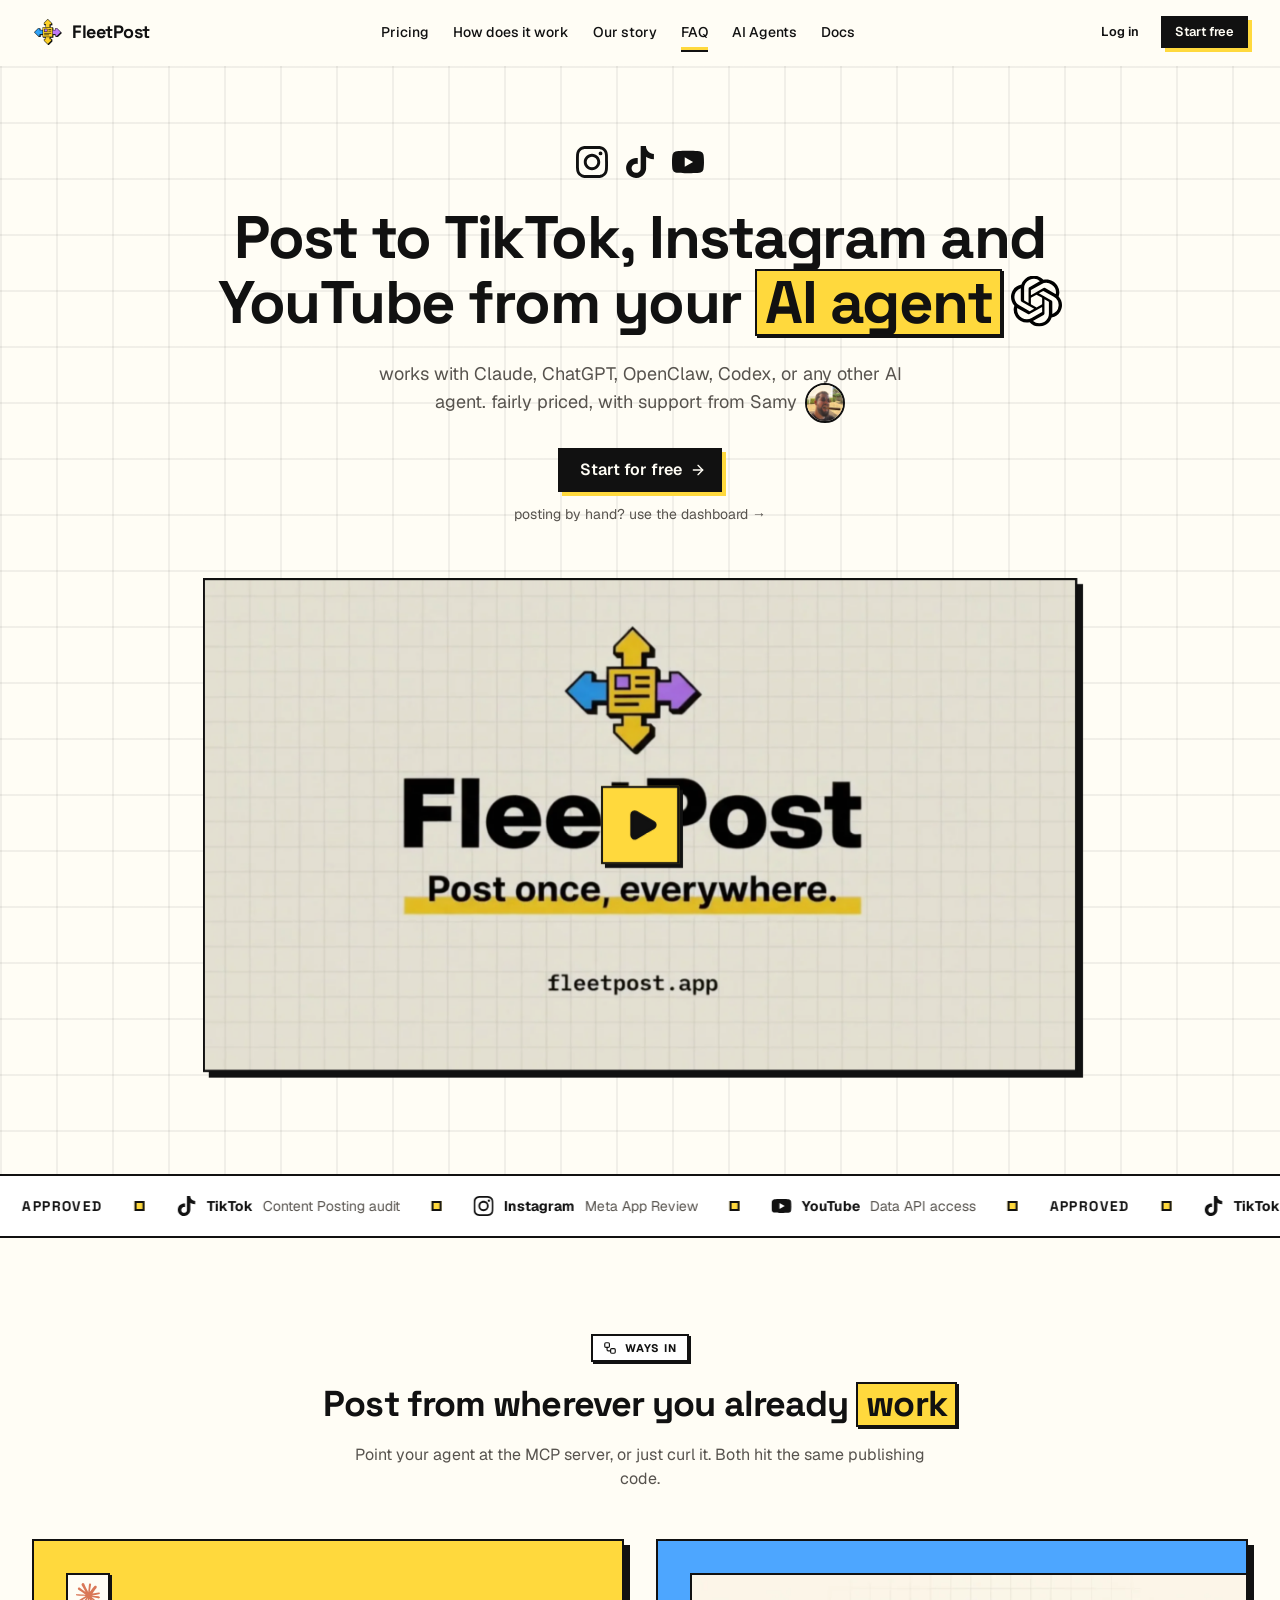
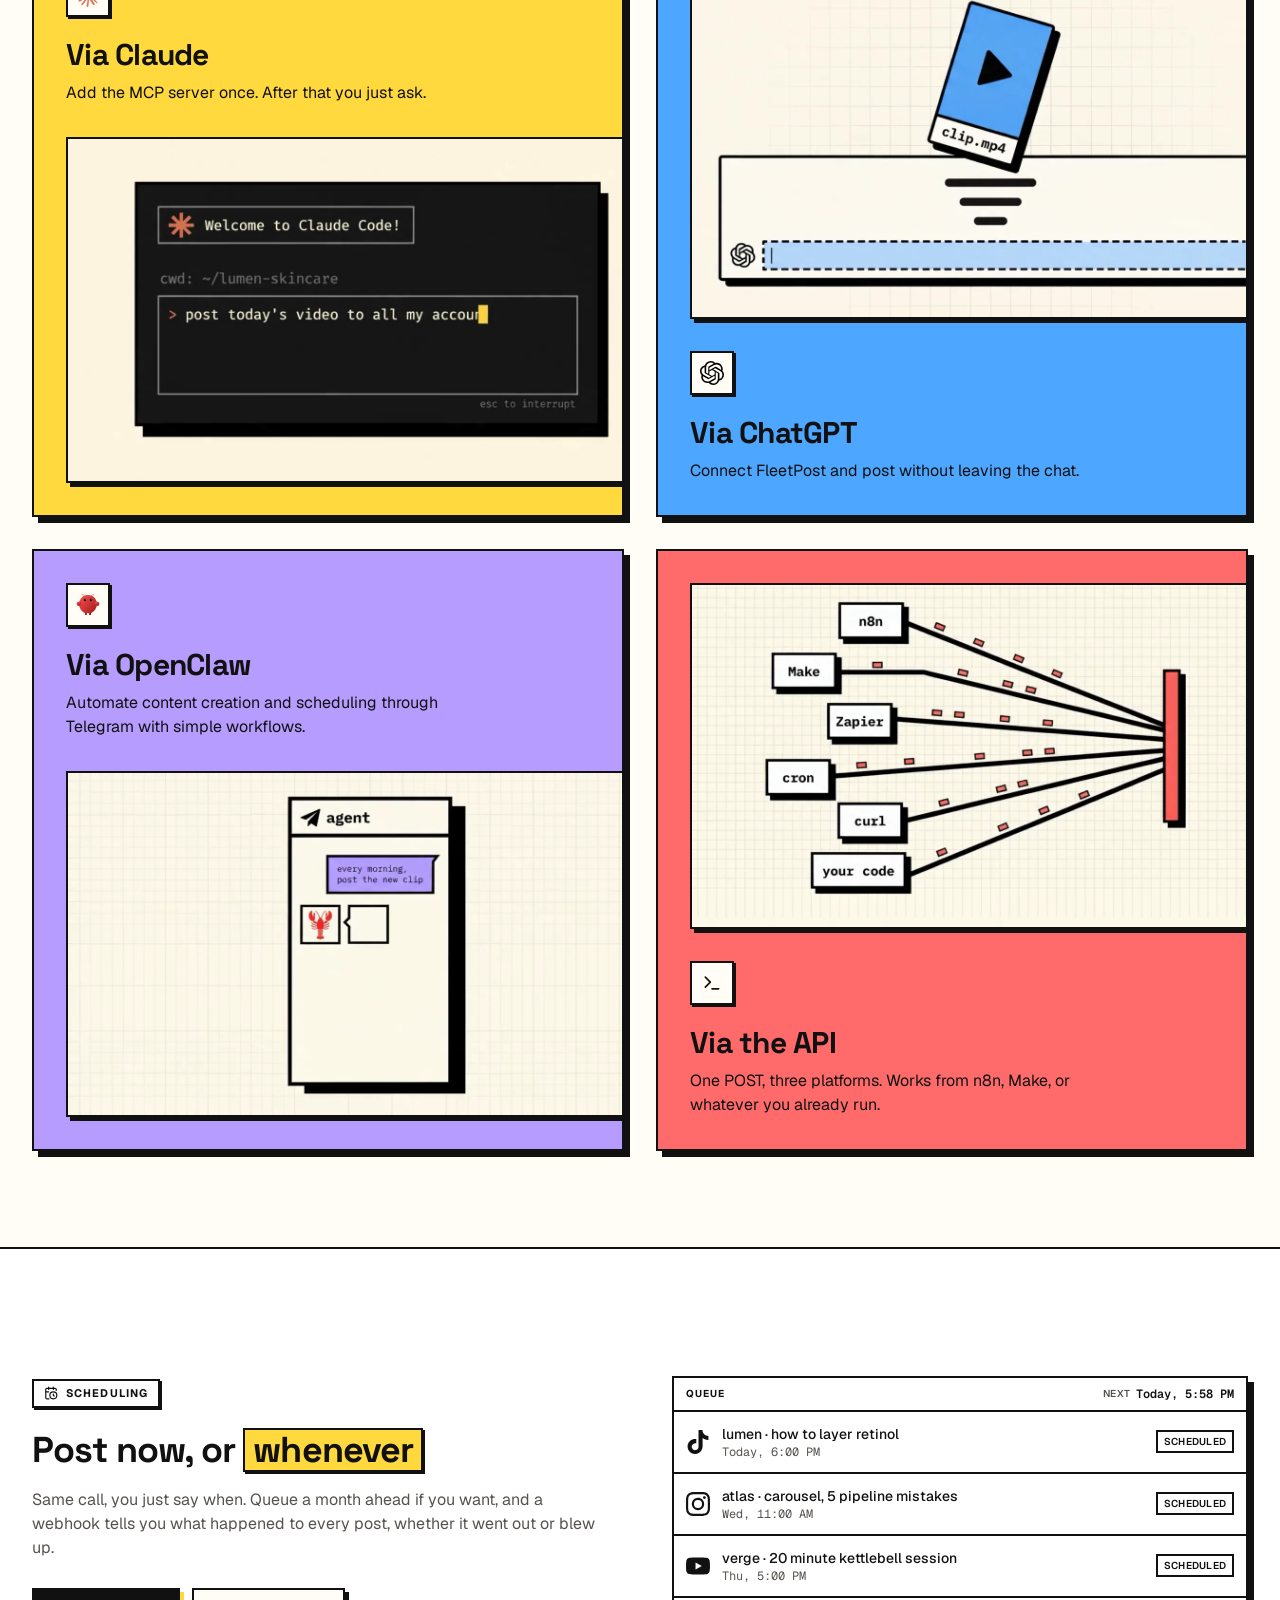
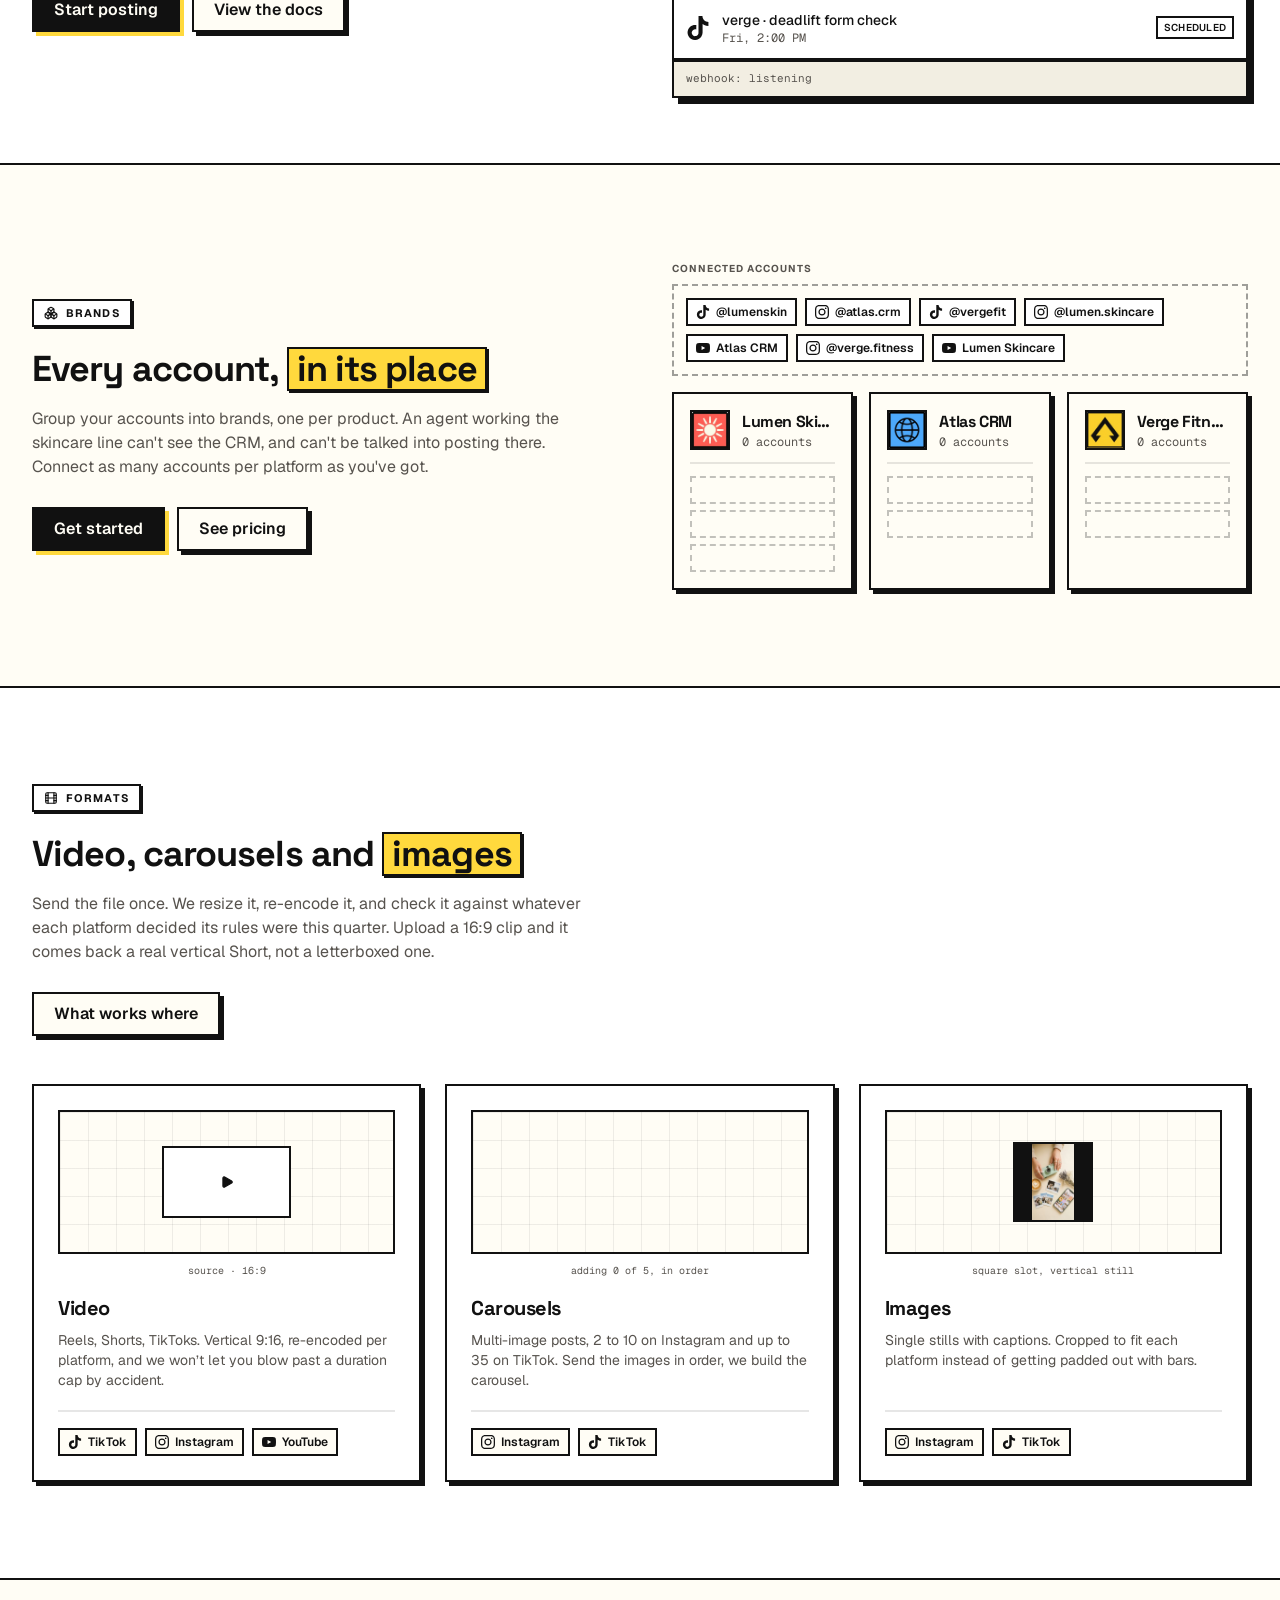
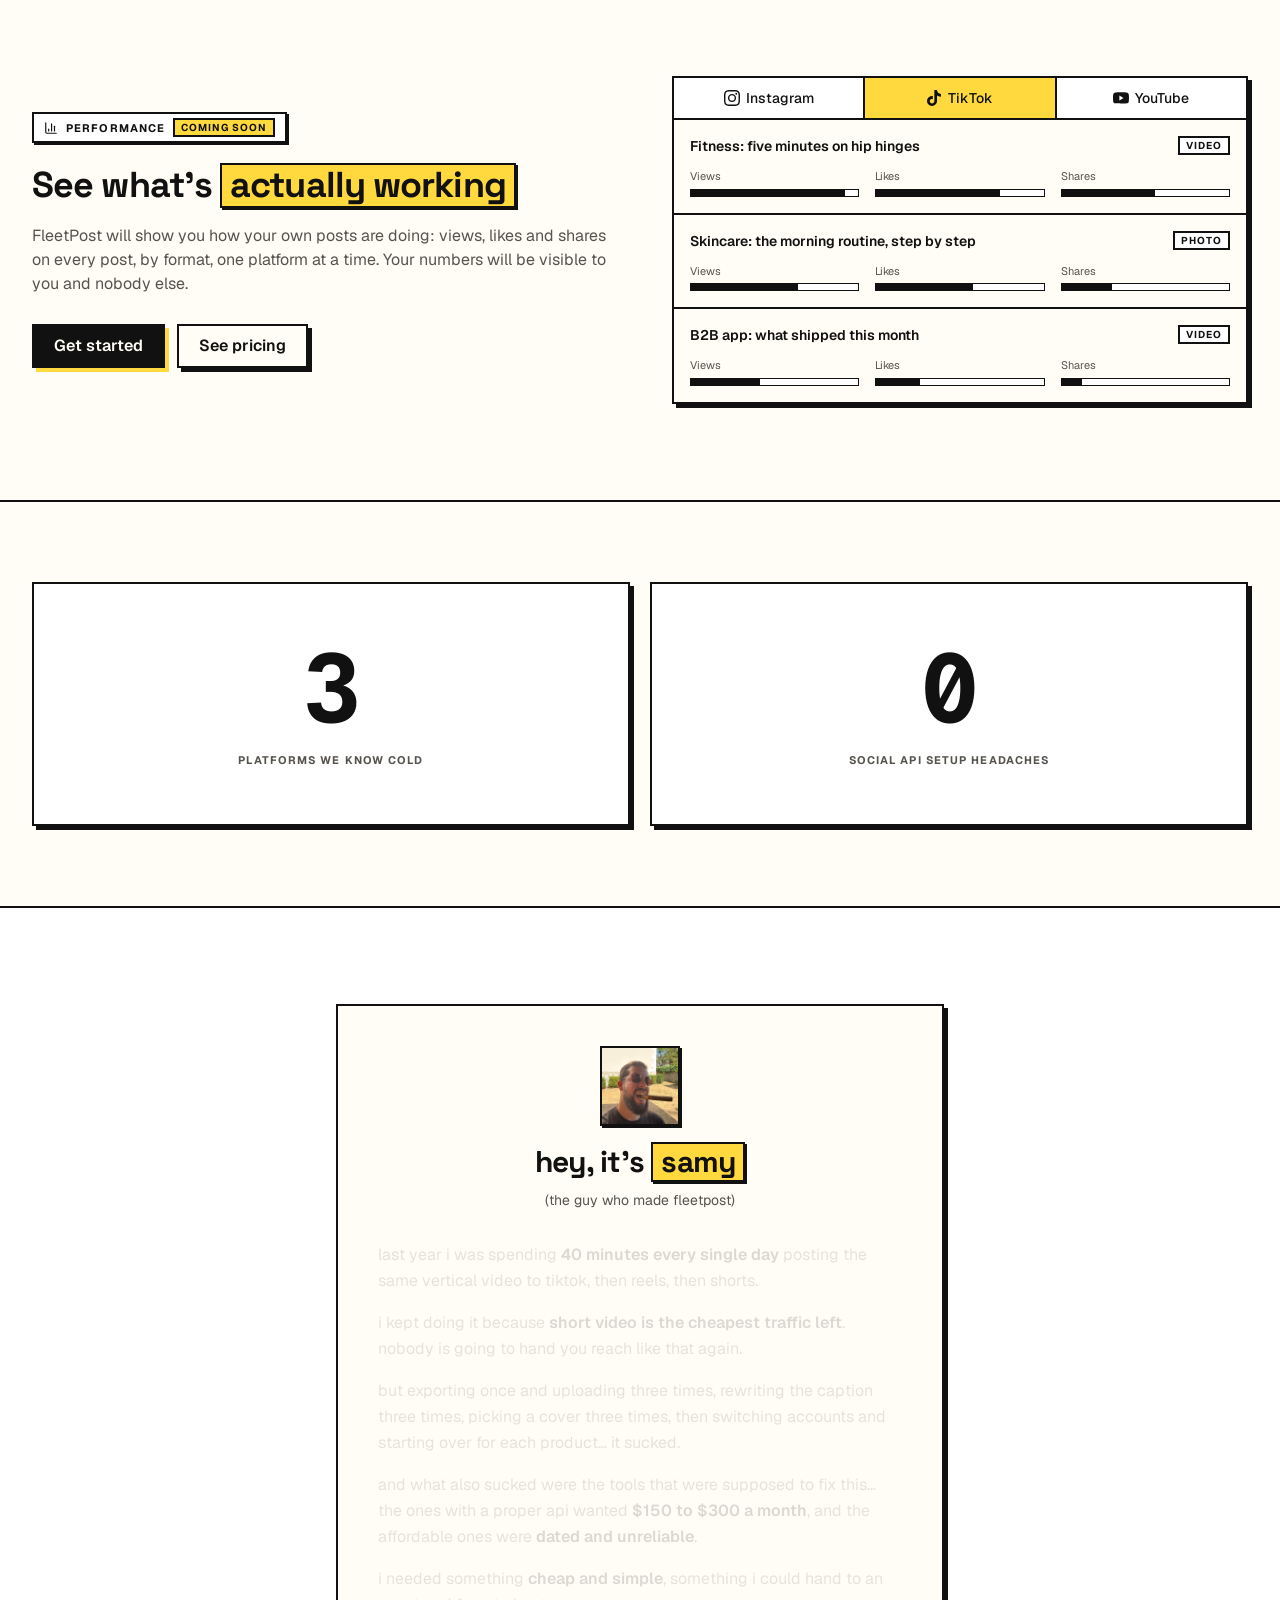
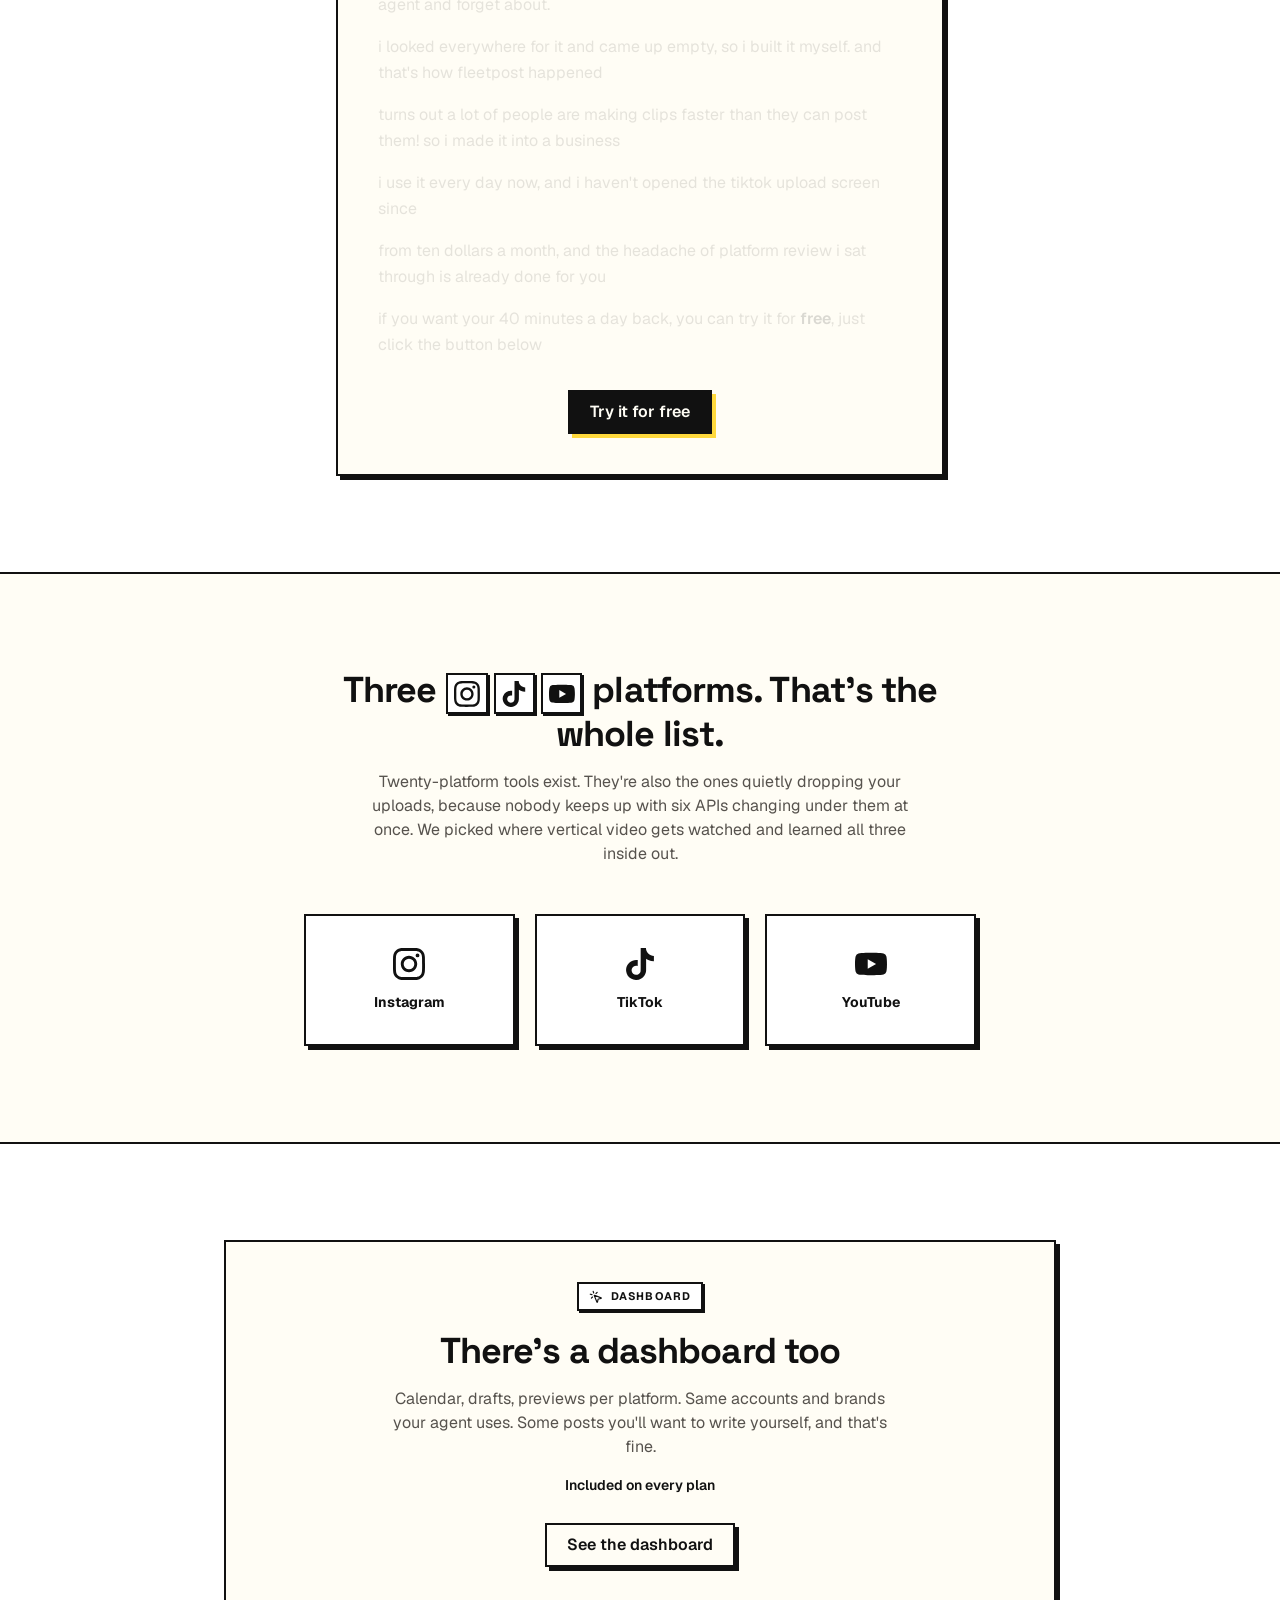
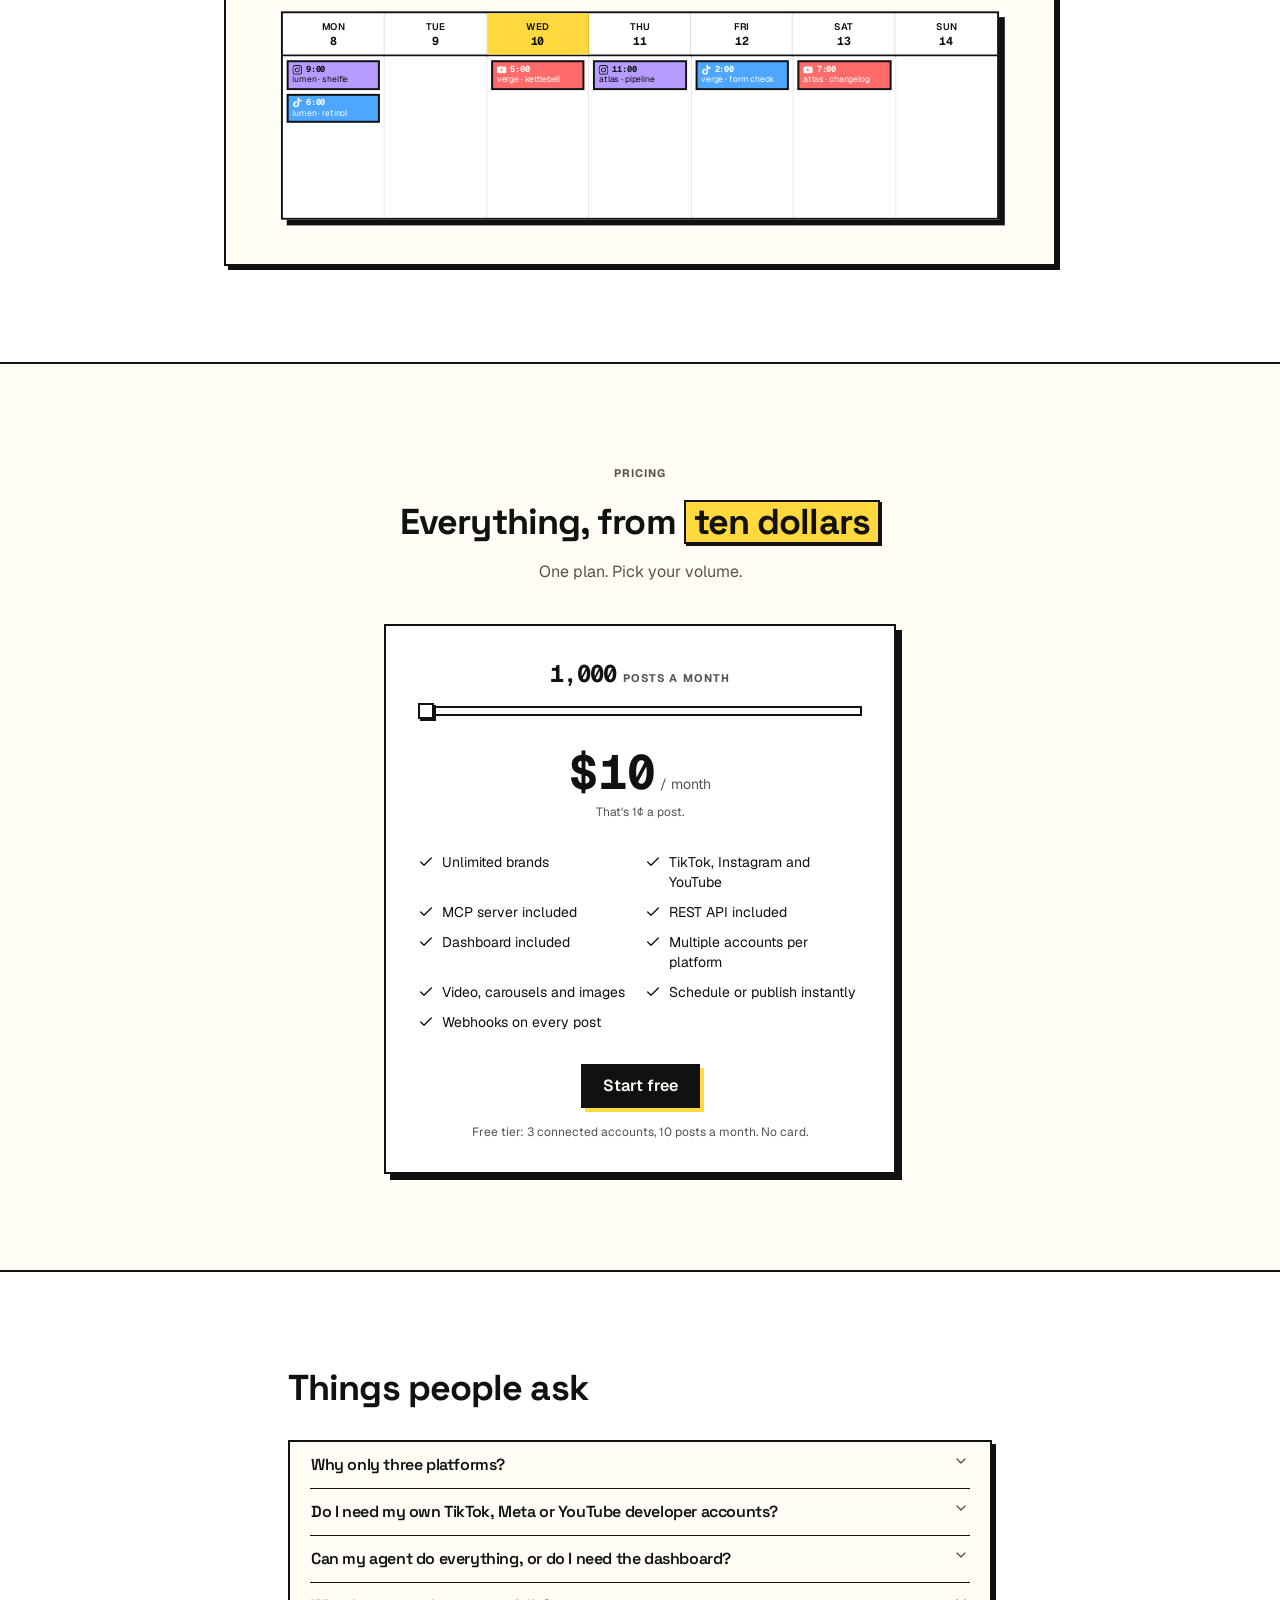
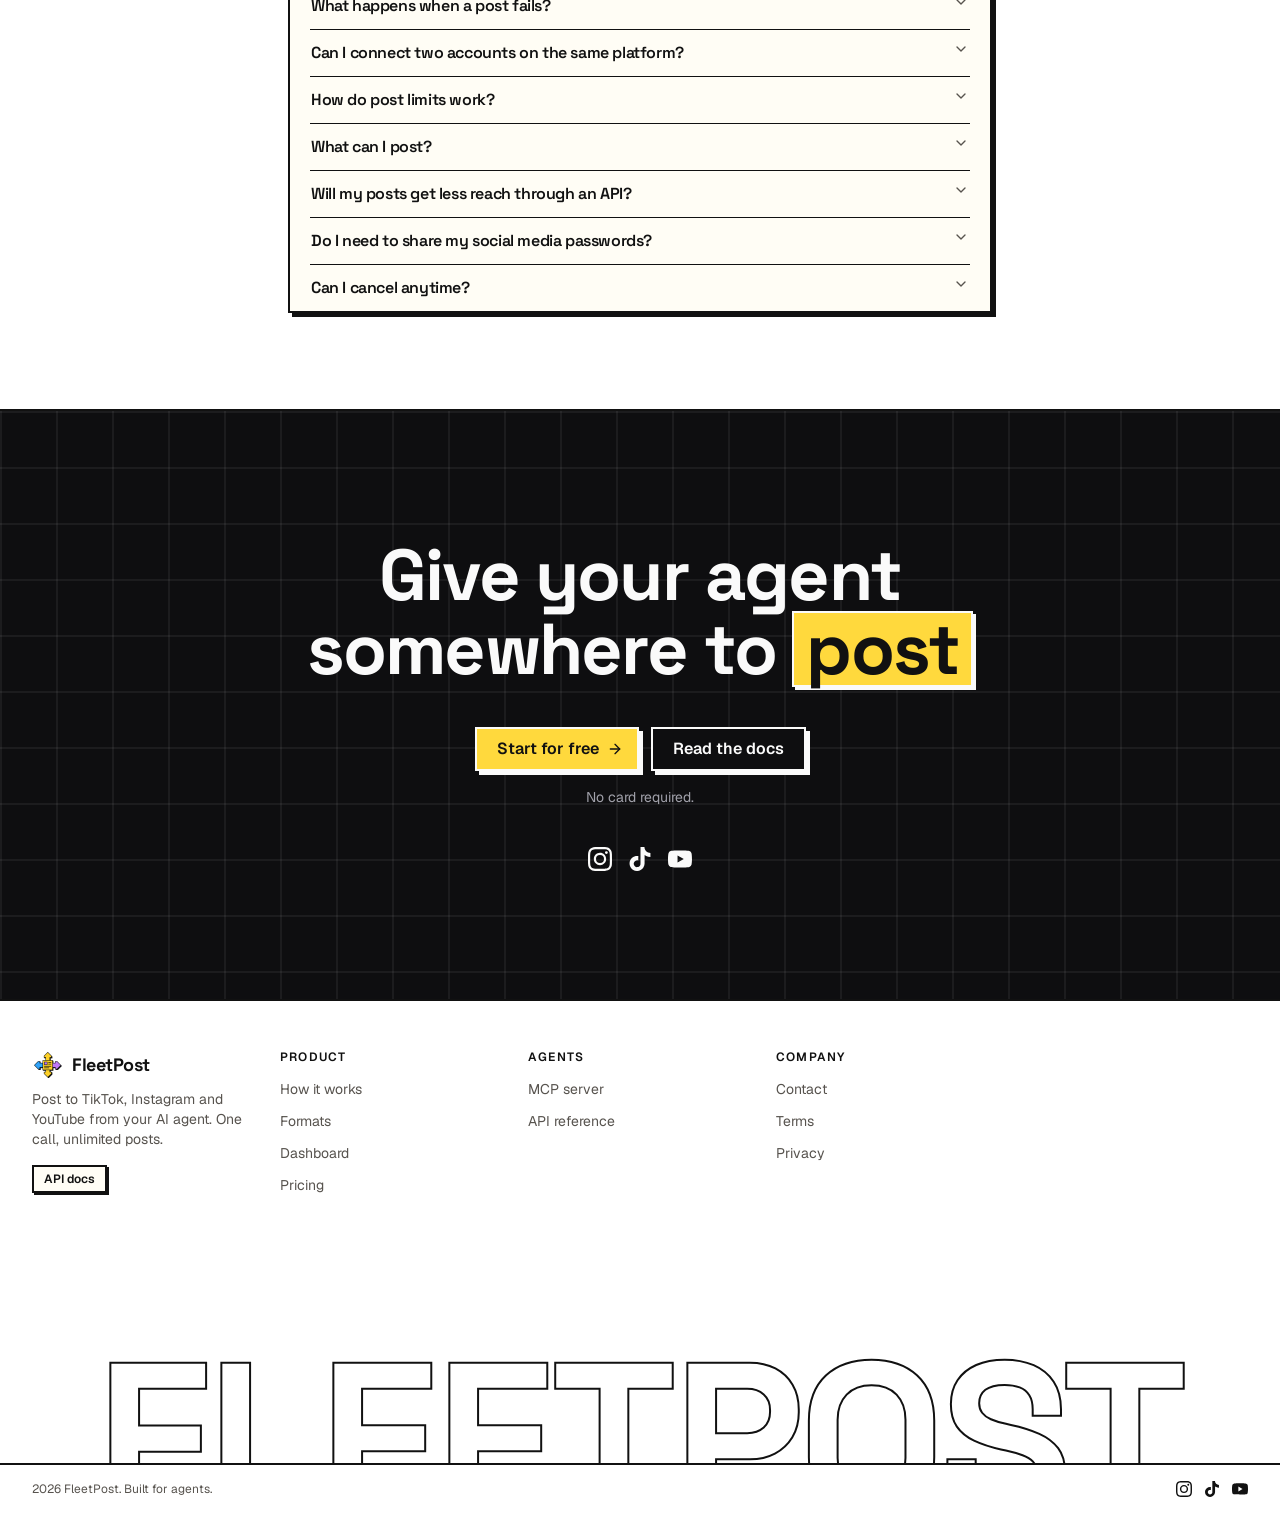
<file: index.html>
<!doctype html>
<html lang="en">
  <head>
    <meta charset="UTF-8" />
    <link rel="icon" href="/favicons/favicon.ico" sizes="any" />
    <link rel="icon" type="image/png" sizes="32x32" href="/favicons/favicon-32x32.png" />
    <link rel="icon" type="image/png" sizes="16x16" href="/favicons/favicon-16x16.png" />
    <link rel="apple-touch-icon" sizes="180x180" href="/favicons/apple-touch-icon.png" />
    <link rel="manifest" href="/site.webmanifest" />
    <meta name="viewport" content="width=device-width, initial-scale=1.0" />
    <title>FleetPost — Post to TikTok, Instagram and YouTube from your AI agent</title>
    <meta
      name="description"
      content="One call publishes to TikTok, Instagram and YouTube. MCP server, REST API, or the dashboard when you'd rather click. Unlimited posts, $10 a month."
    />
    <meta property="og:type" content="website" />
    <meta property="og:url" content="https://fleetpost.app/" />
    <meta
      property="og:title"
      content="FleetPost — Post to TikTok, Instagram and YouTube from your AI agent"
    />
    <meta
      property="og:description"
      content="One call publishes to TikTok, Instagram and YouTube. MCP server, REST API, or the dashboard when you'd rather click. Unlimited posts, $10 a month."
    />
    <!-- TODO: replace with a real 1200x630 social card. -->
    <meta property="og:image" content="https://fleetpost.app/og.png" />
    <meta name="twitter:card" content="summary_large_image" />
    <script type="module" crossorigin src="/assets/main-HoyZGpgj.js"></script>
    <link rel="modulepreload" crossorigin href="/assets/site-nav-8UxXhkFw.js">
    <link rel="stylesheet" crossorigin href="/assets/site-nav-BeaxGtgC.css">
  </head>
  <body>
    <div id="root"></div>
  </body>
</html>
</file>
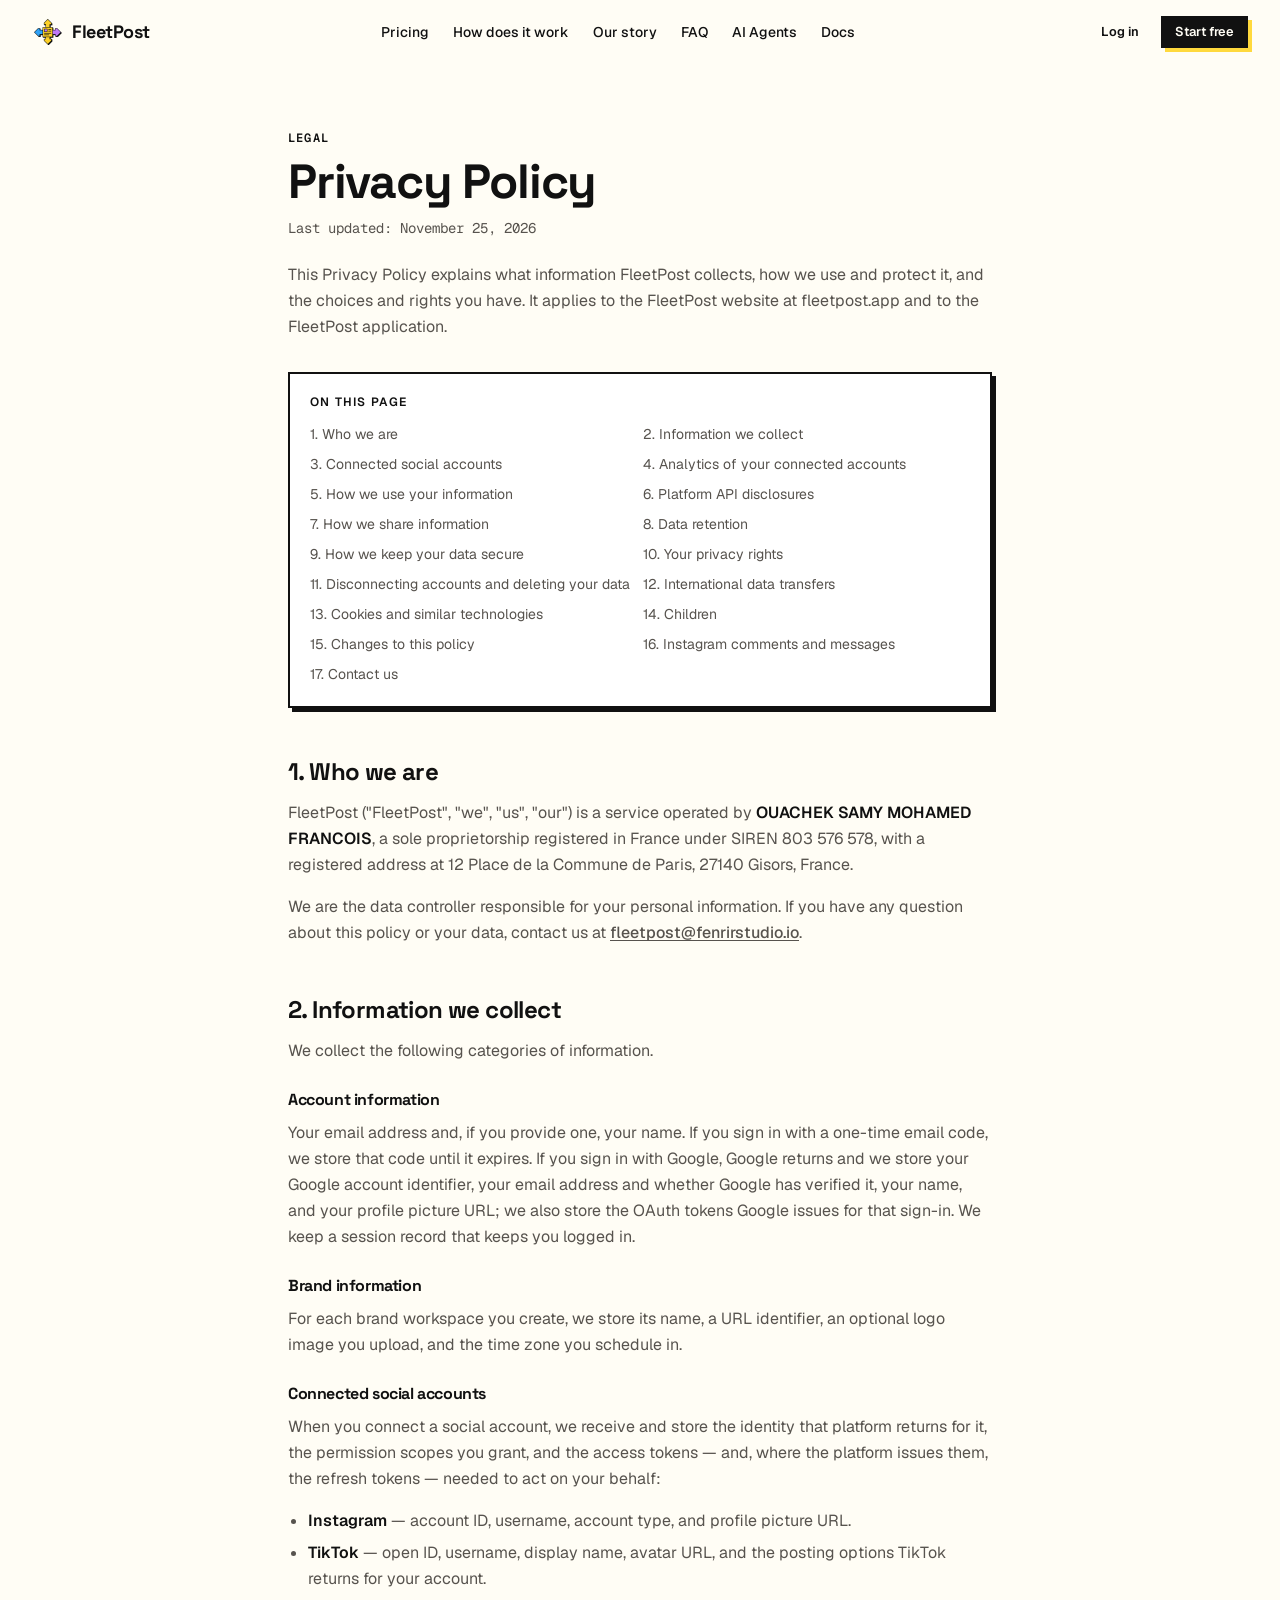
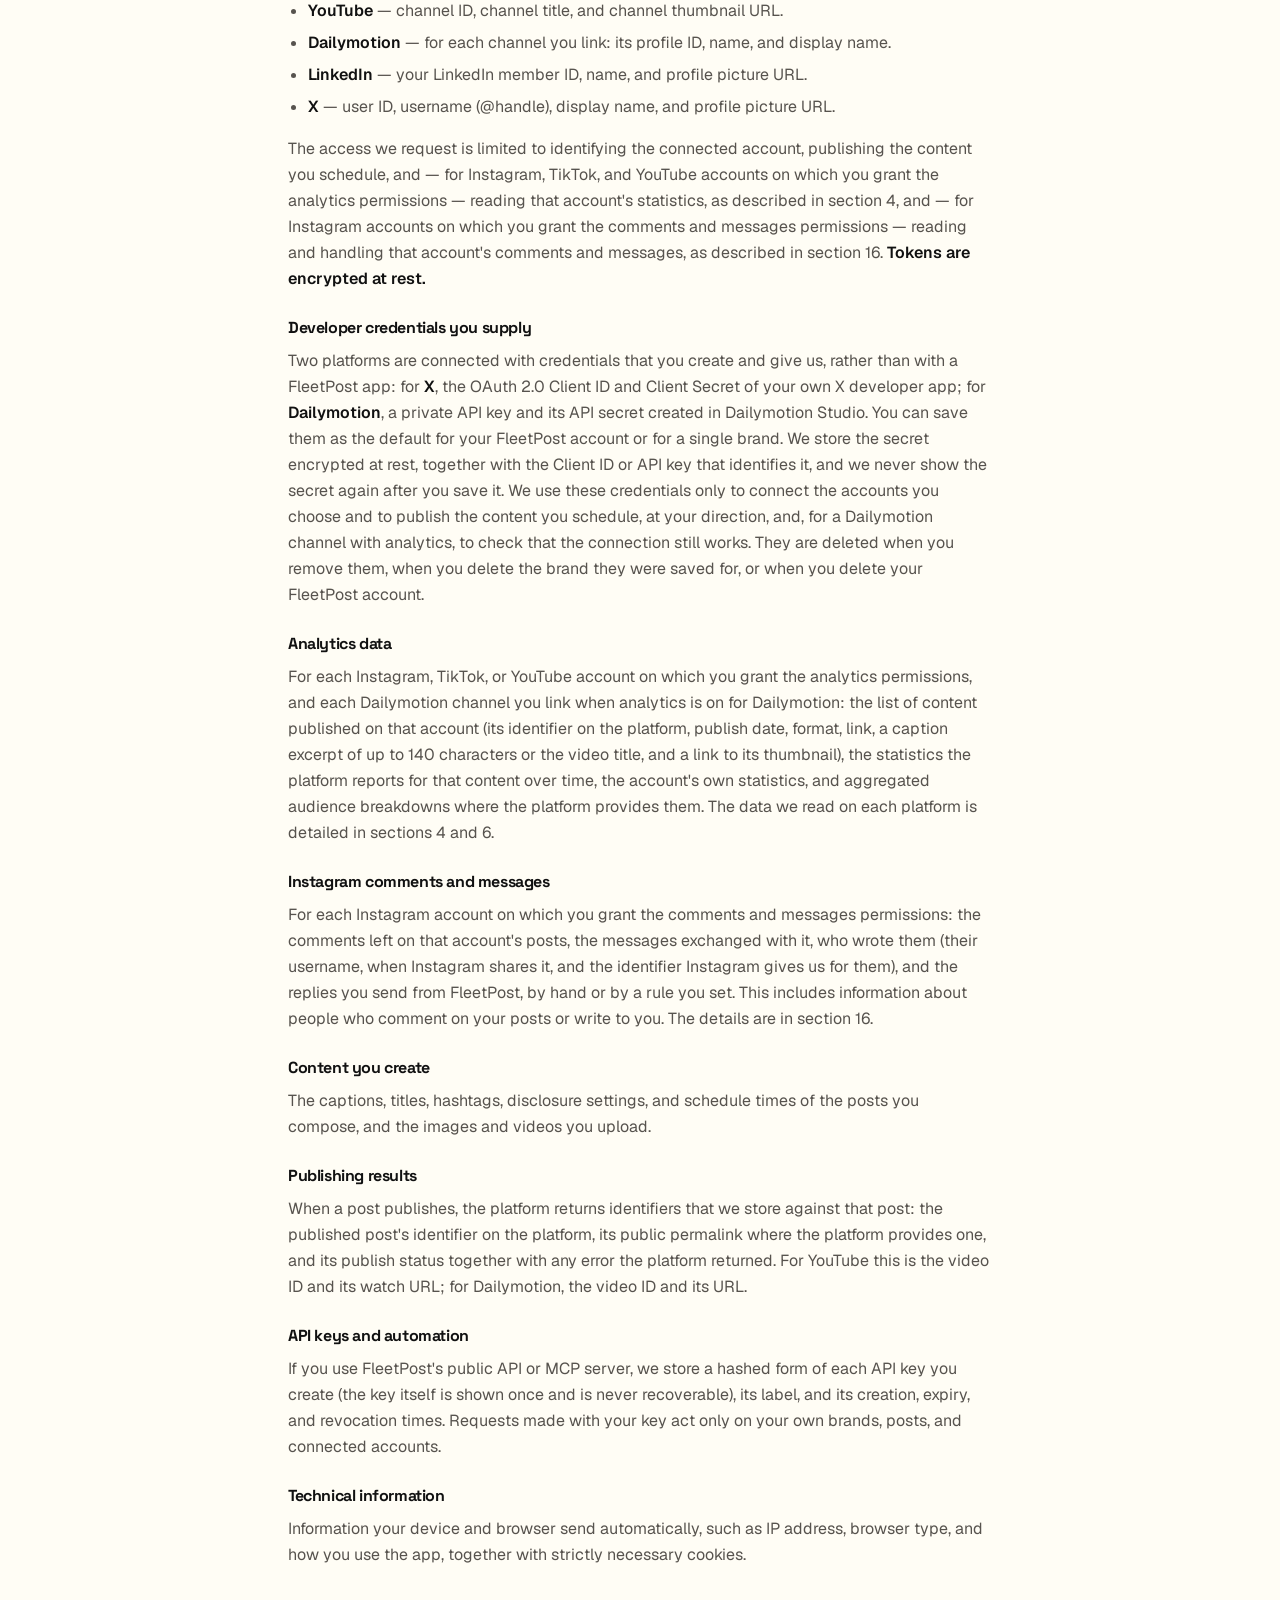
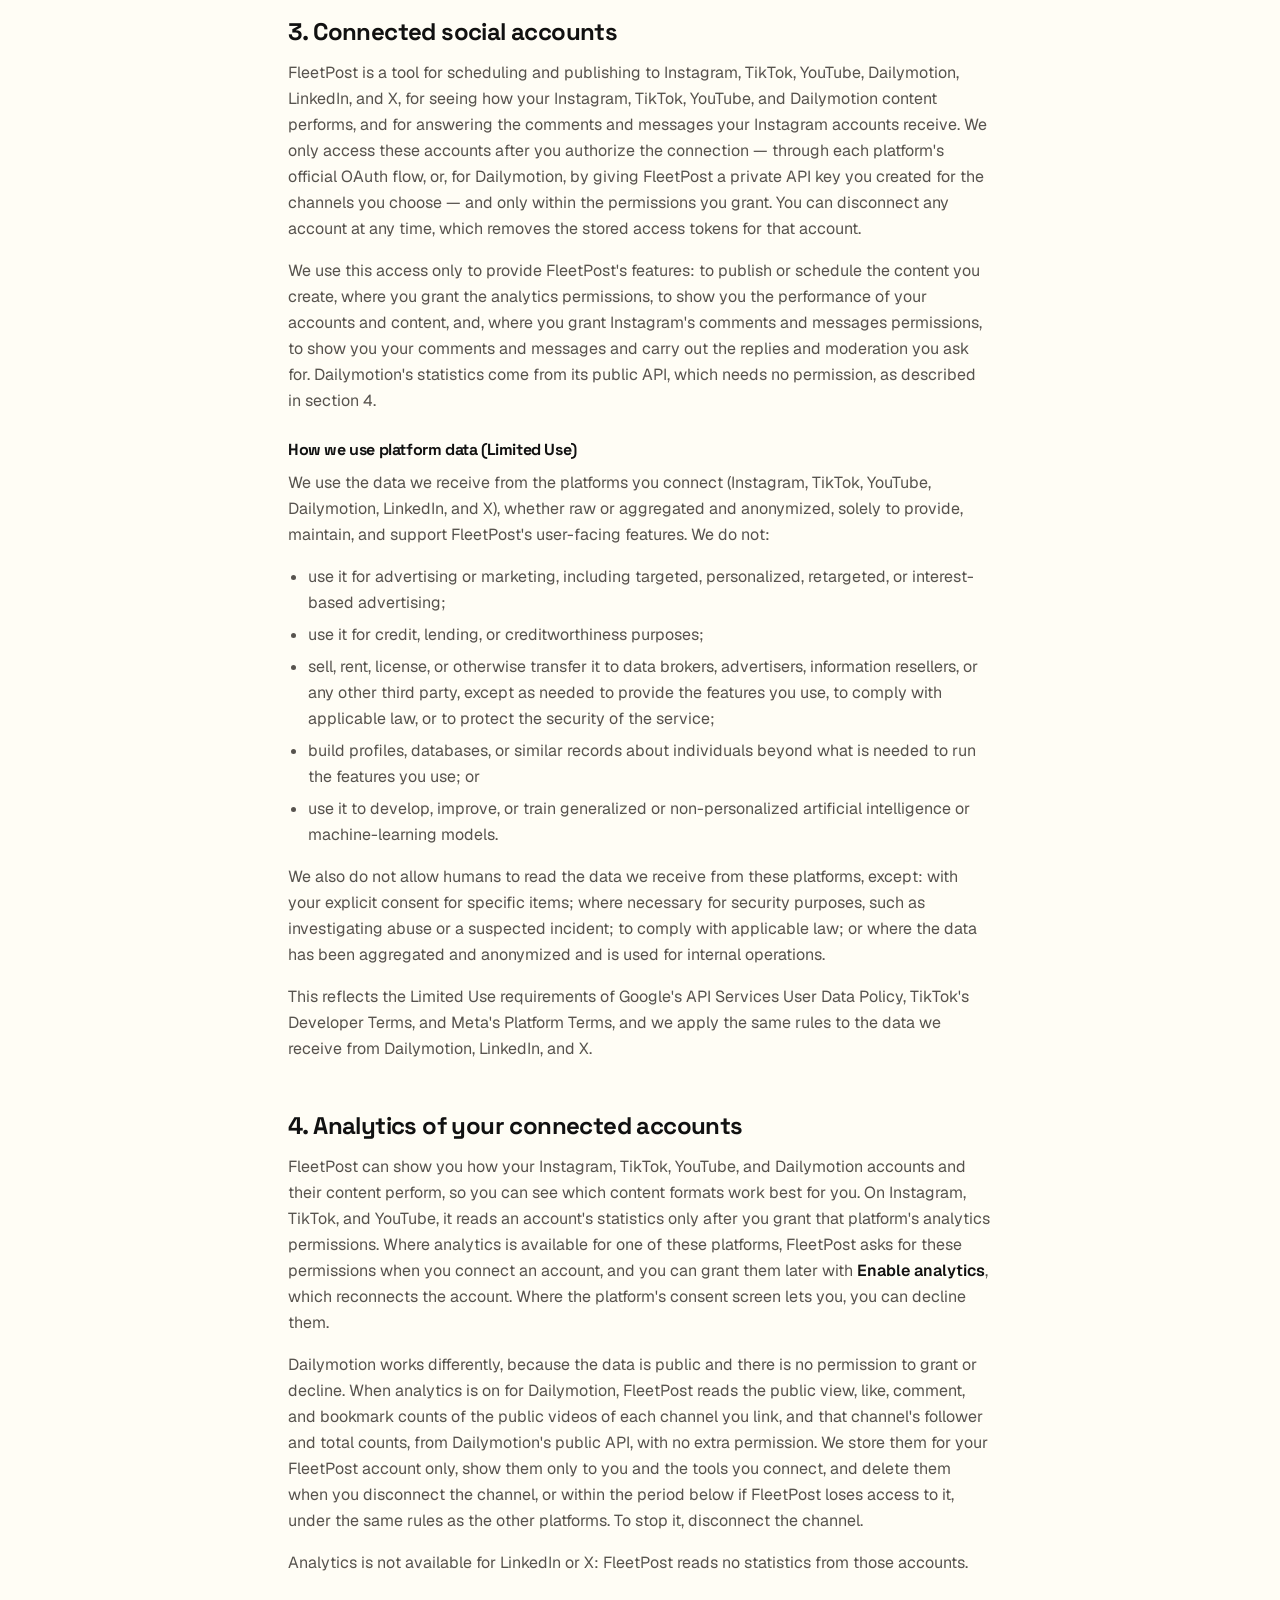
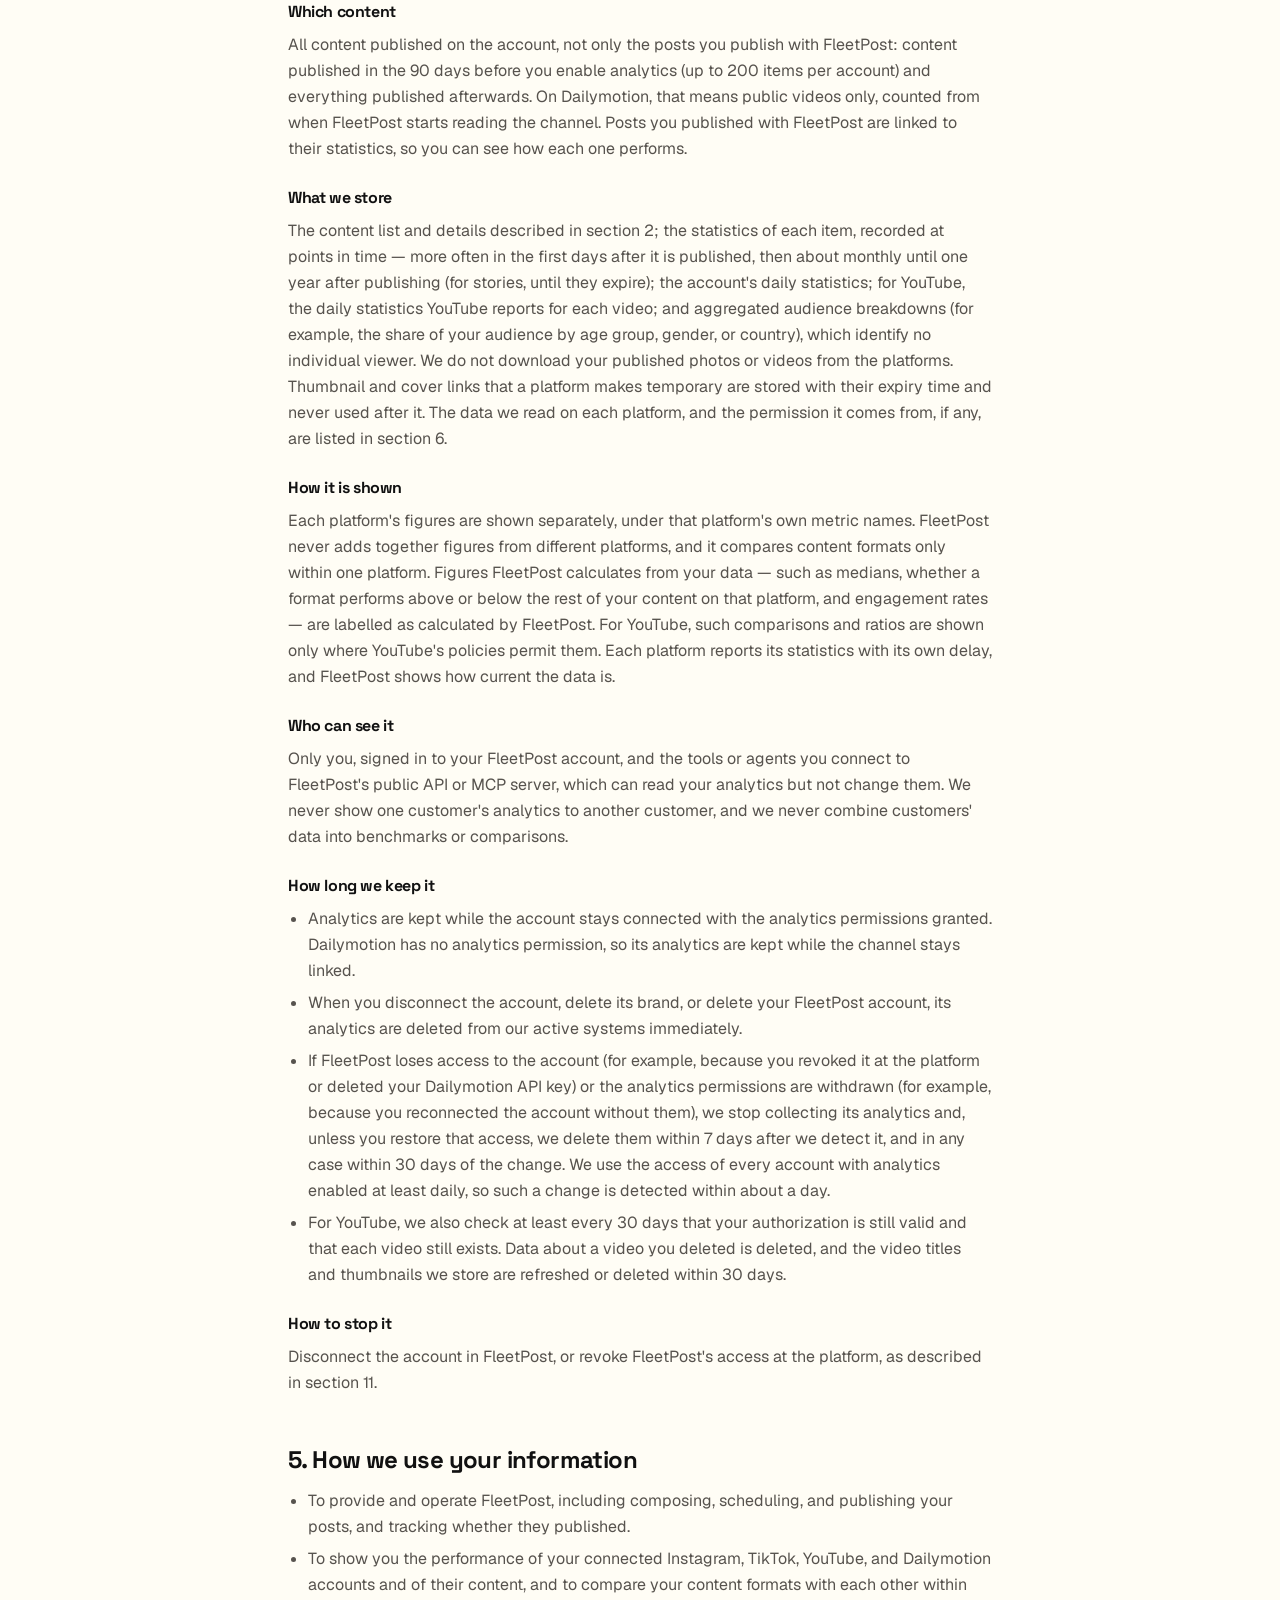
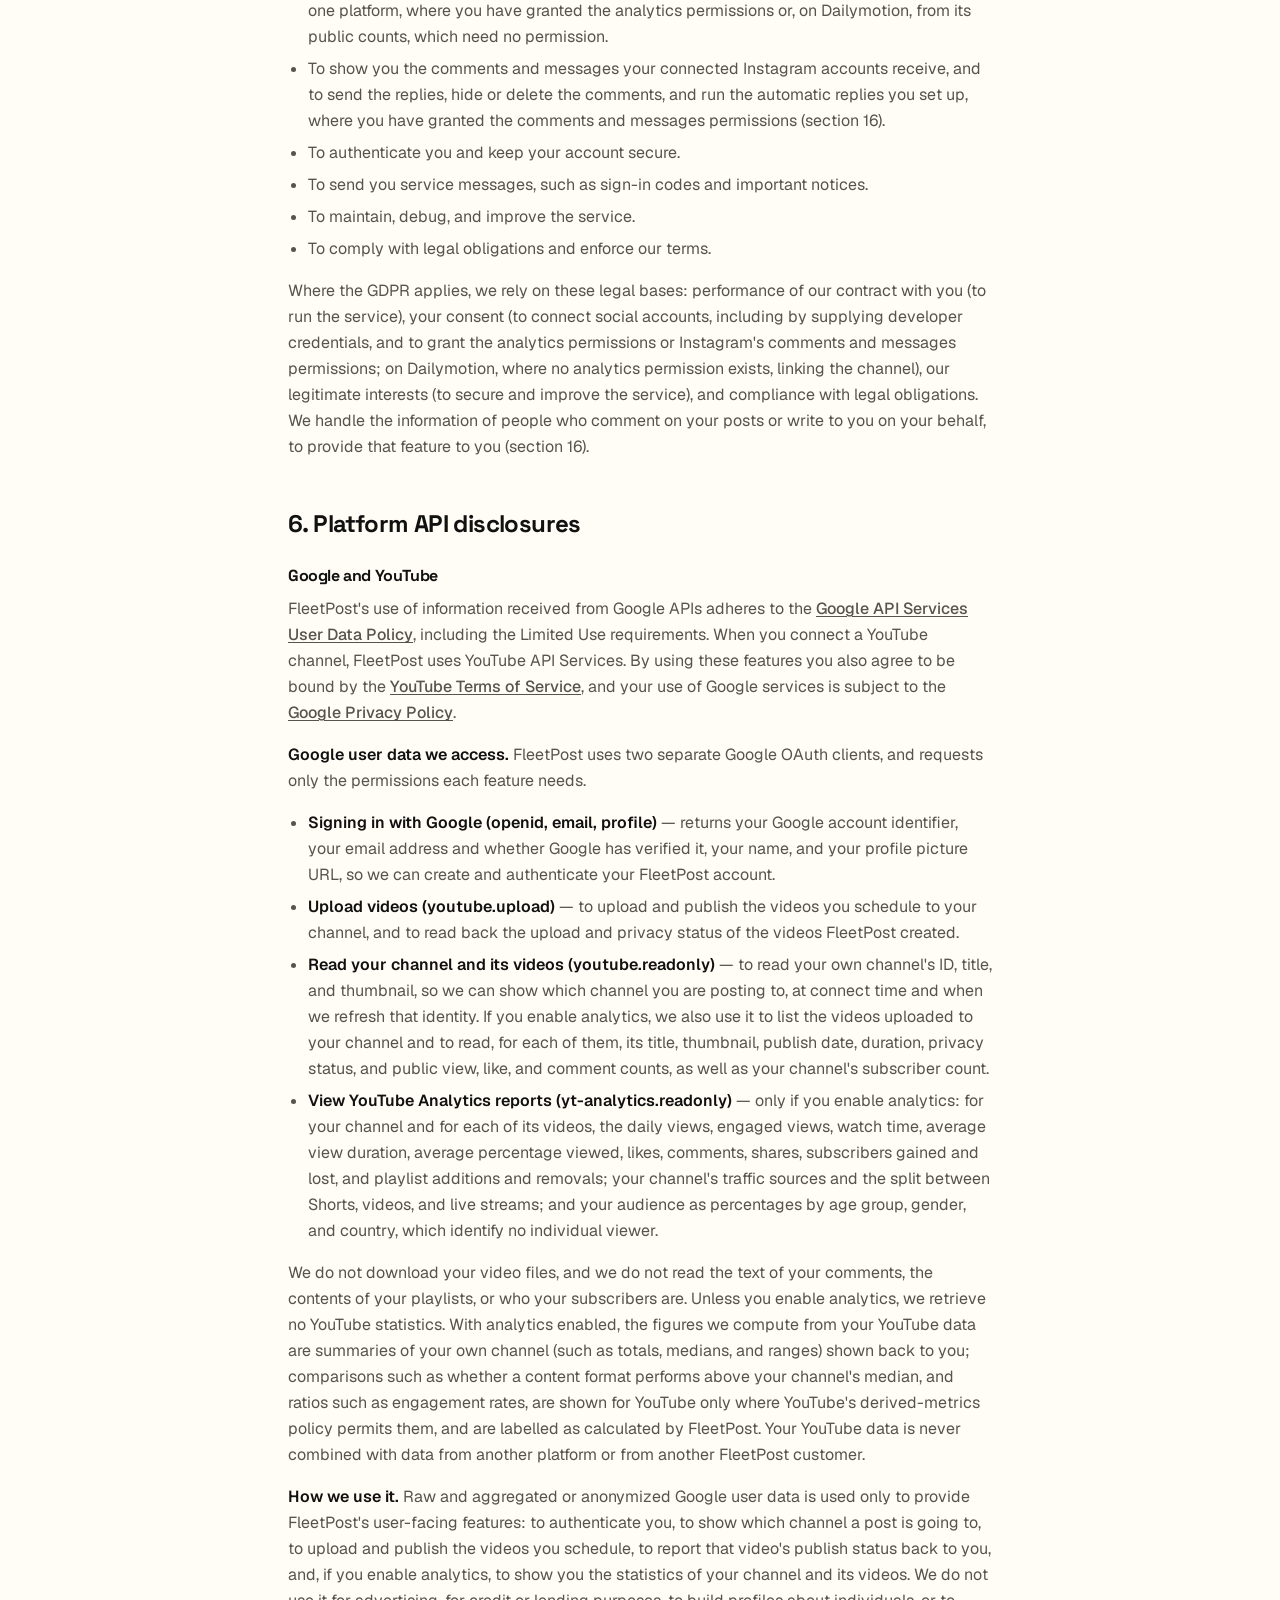
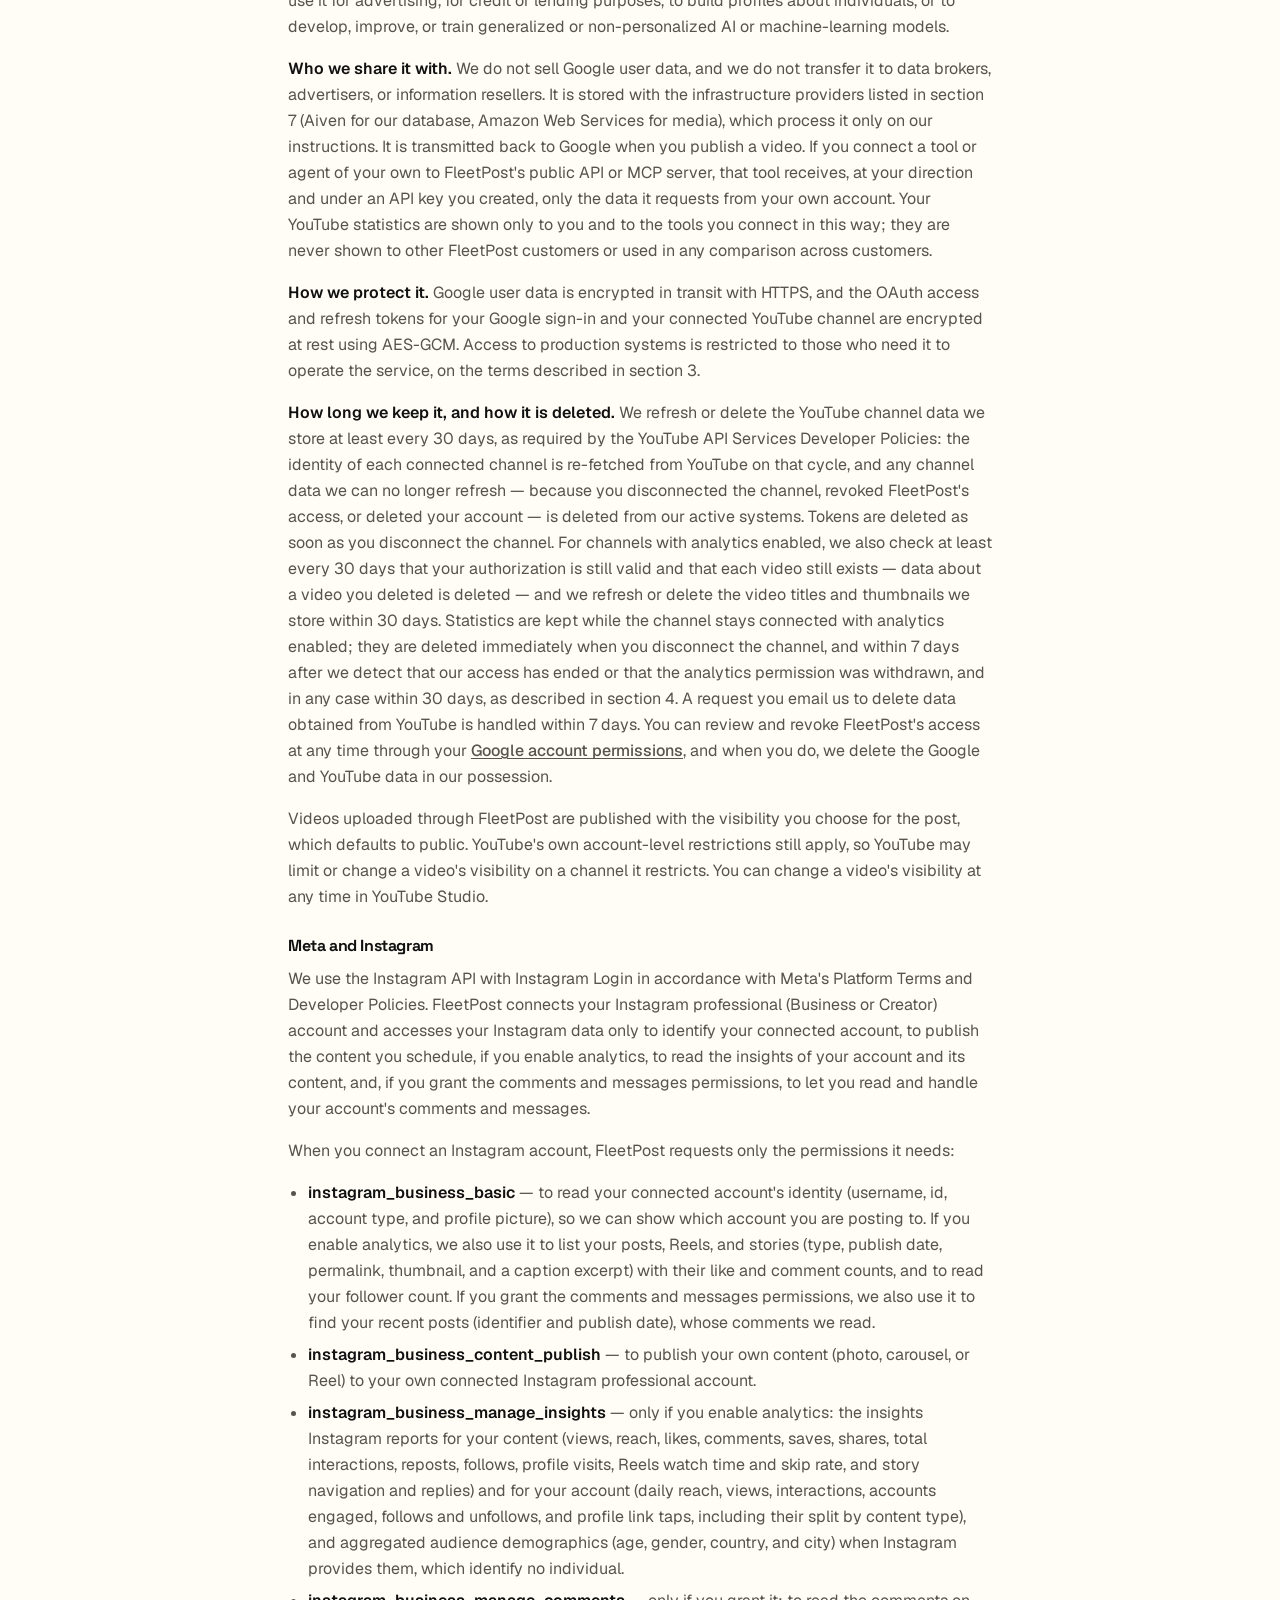
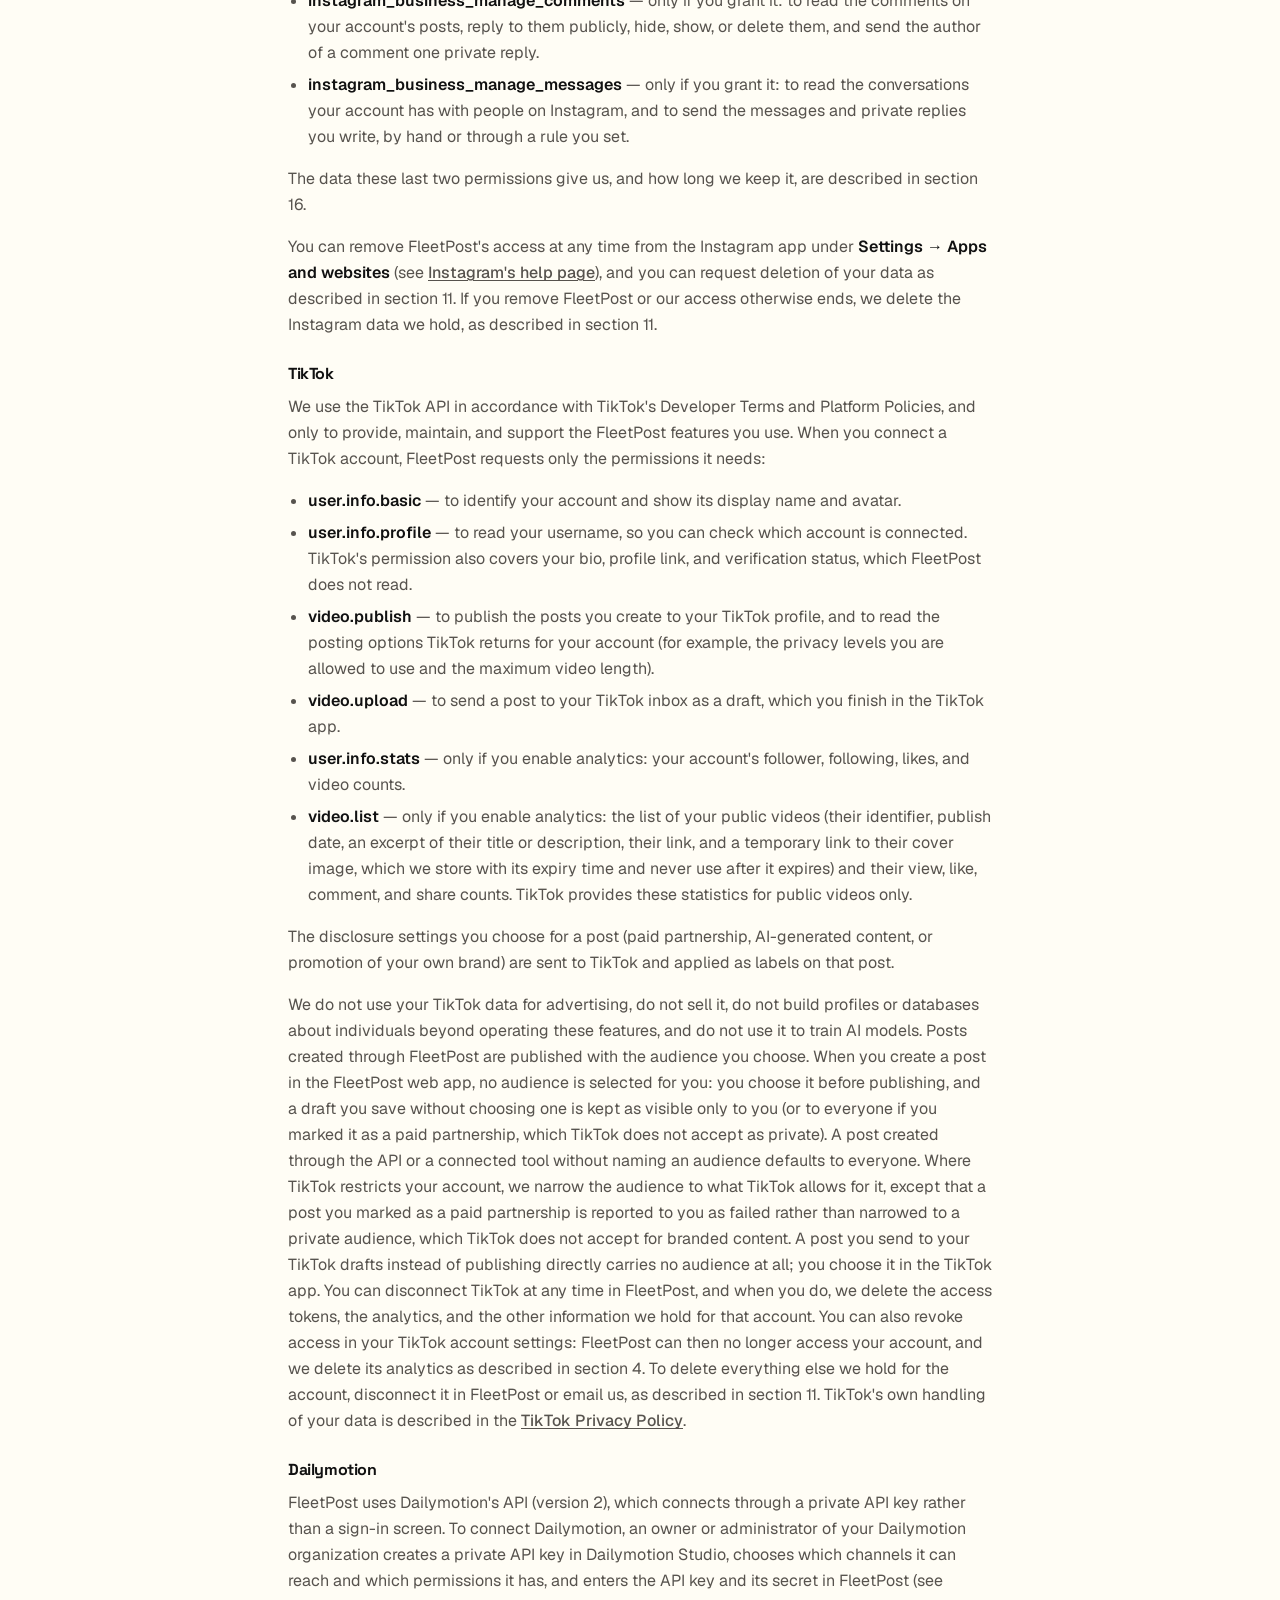
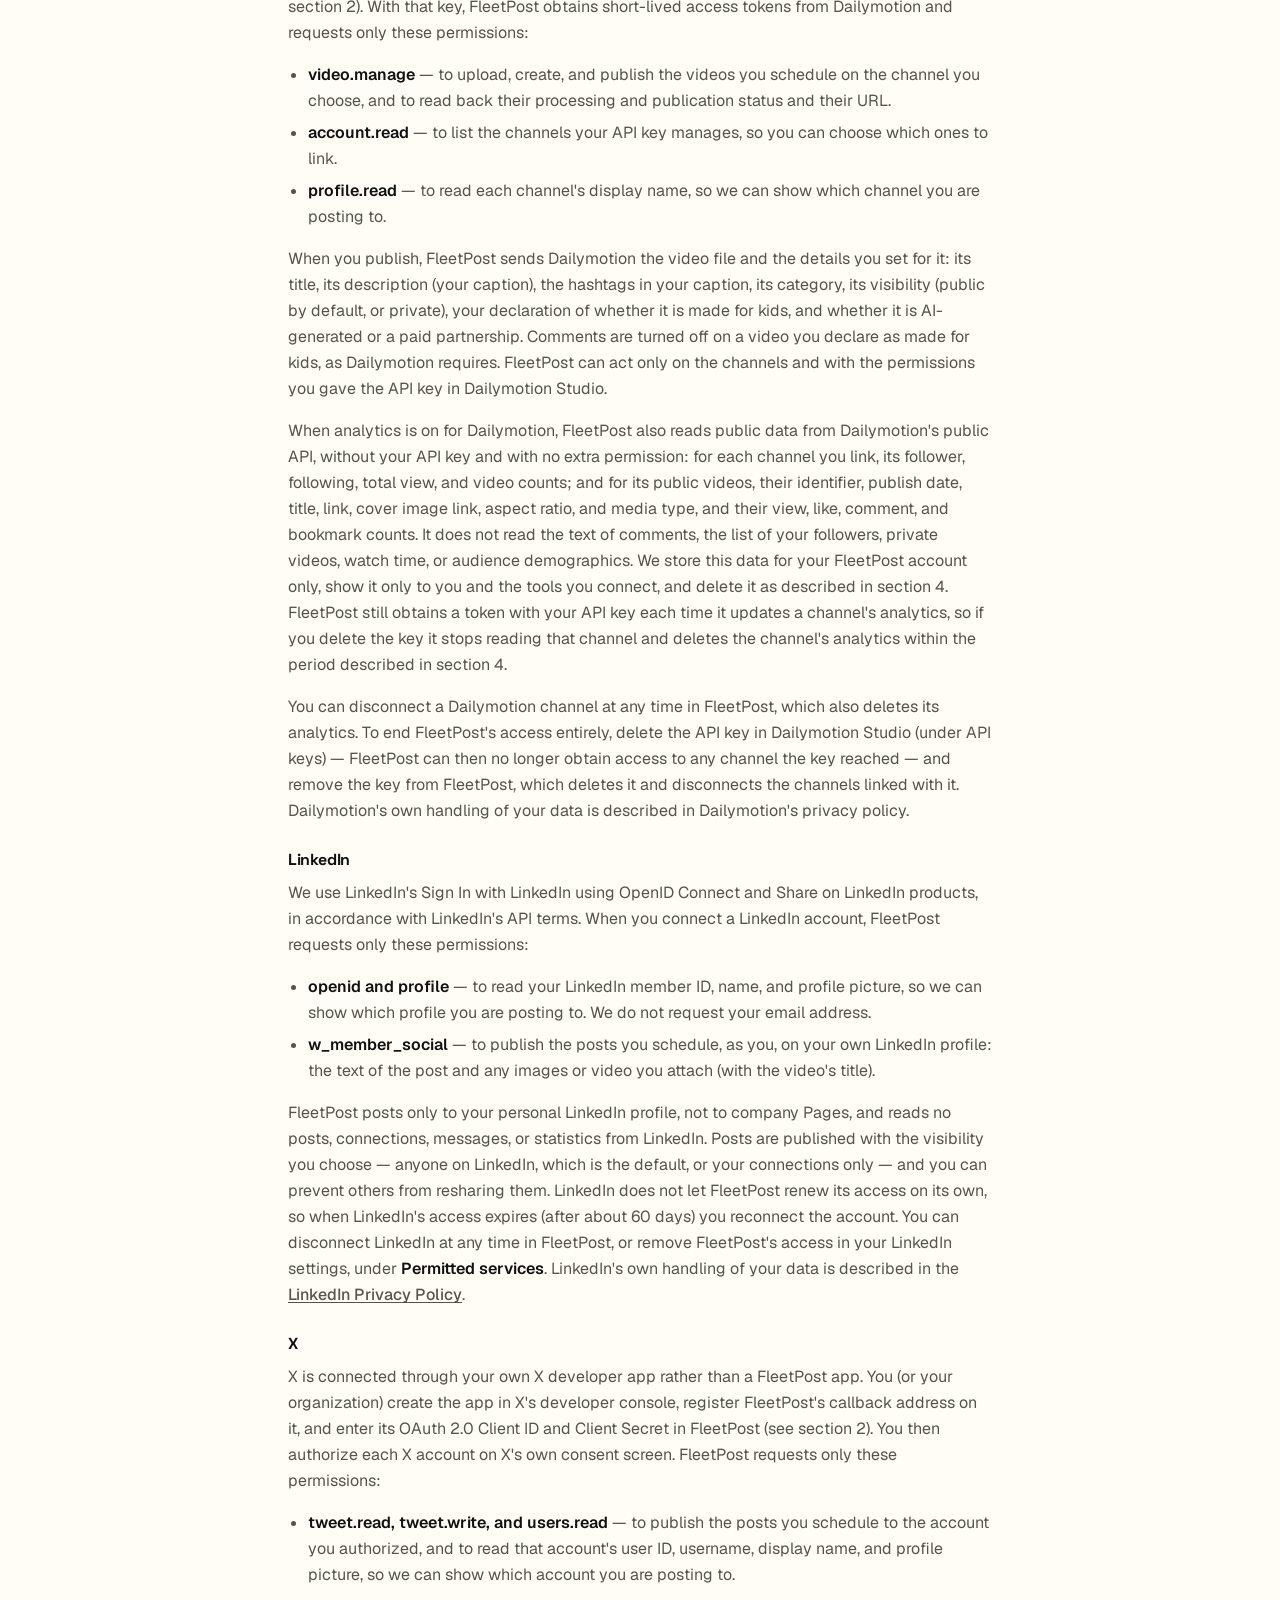
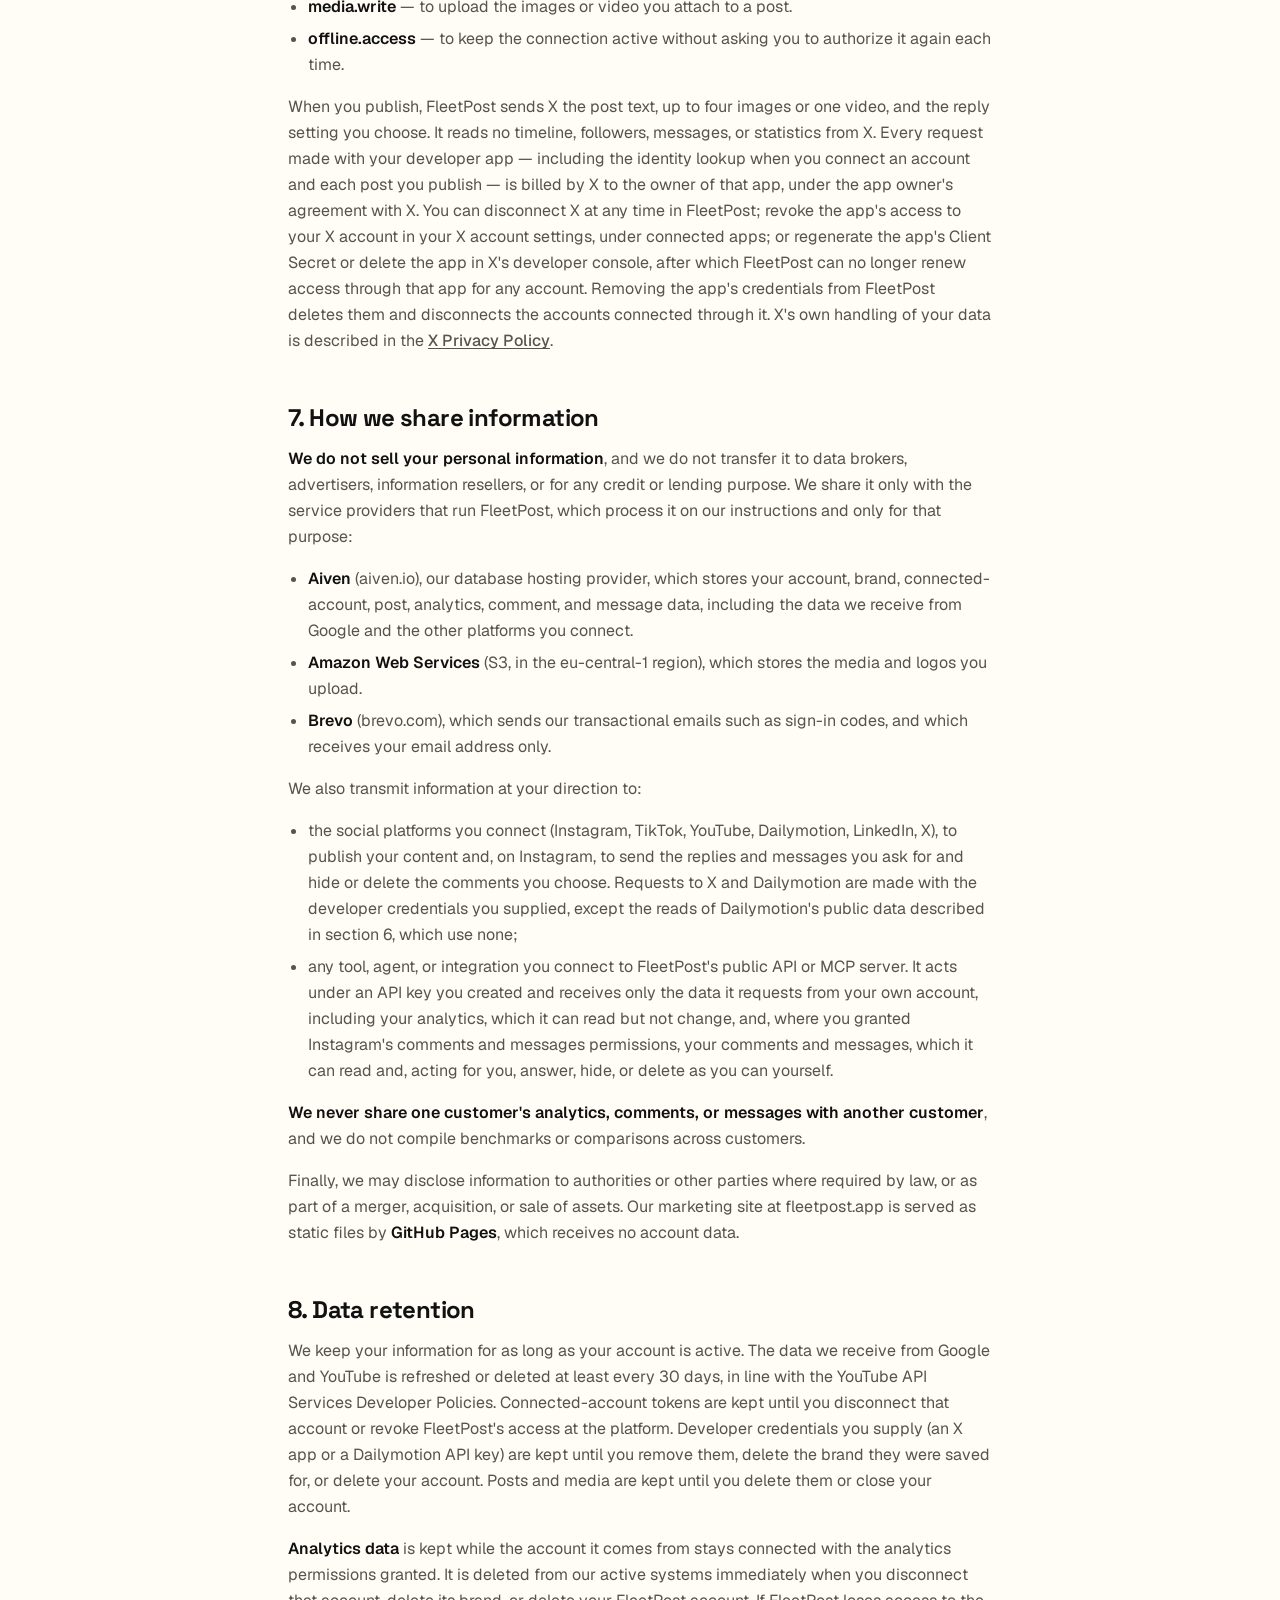
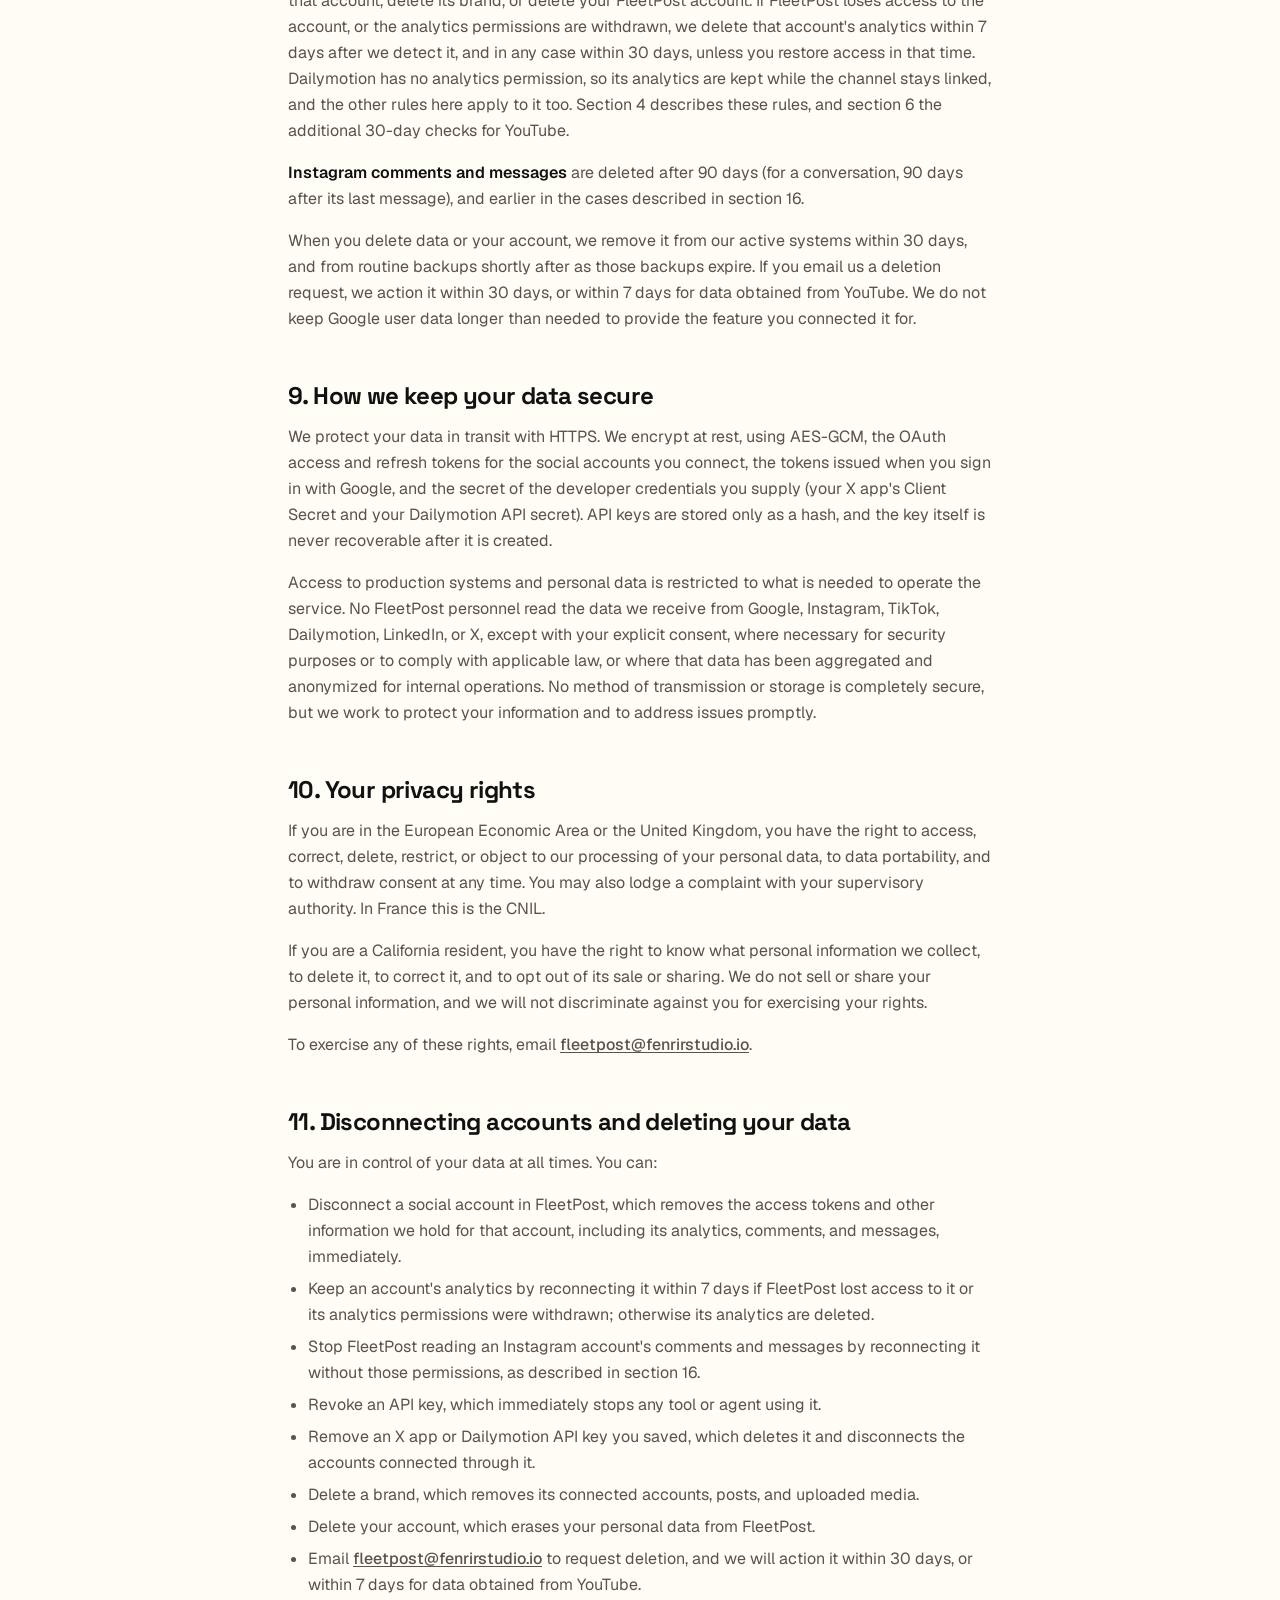
<file: privacy/index.html>
<!doctype html>
<html lang="en">
  <head>
    <meta charset="UTF-8" />
    <link rel="icon" href="/favicons/favicon.ico" sizes="any" />
    <link rel="icon" type="image/png" sizes="32x32" href="/favicons/favicon-32x32.png" />
    <link rel="icon" type="image/png" sizes="16x16" href="/favicons/favicon-16x16.png" />
    <link rel="apple-touch-icon" sizes="180x180" href="/favicons/apple-touch-icon.png" />
    <link rel="manifest" href="/site.webmanifest" />
    <meta name="viewport" content="width=device-width, initial-scale=1.0" />
    <title>Privacy Policy - FleetPost</title>
    <meta
      name="description"
      content="How FleetPost collects, uses, and protects your data, including the Instagram, TikTok, YouTube, Dailymotion, LinkedIn, and X accounts you connect."
    />
    <script type="module" crossorigin src="/assets/privacy-ByA-t_P5.js"></script>
    <link rel="modulepreload" crossorigin href="/assets/site-nav-8UxXhkFw.js">
    <link rel="modulepreload" crossorigin href="/assets/legal-layout-Cx6O5ue7.js">
    <link rel="stylesheet" crossorigin href="/assets/site-nav-BeaxGtgC.css">
  </head>
  <body>
    <div id="root"></div>
  </body>
</html>
</file>
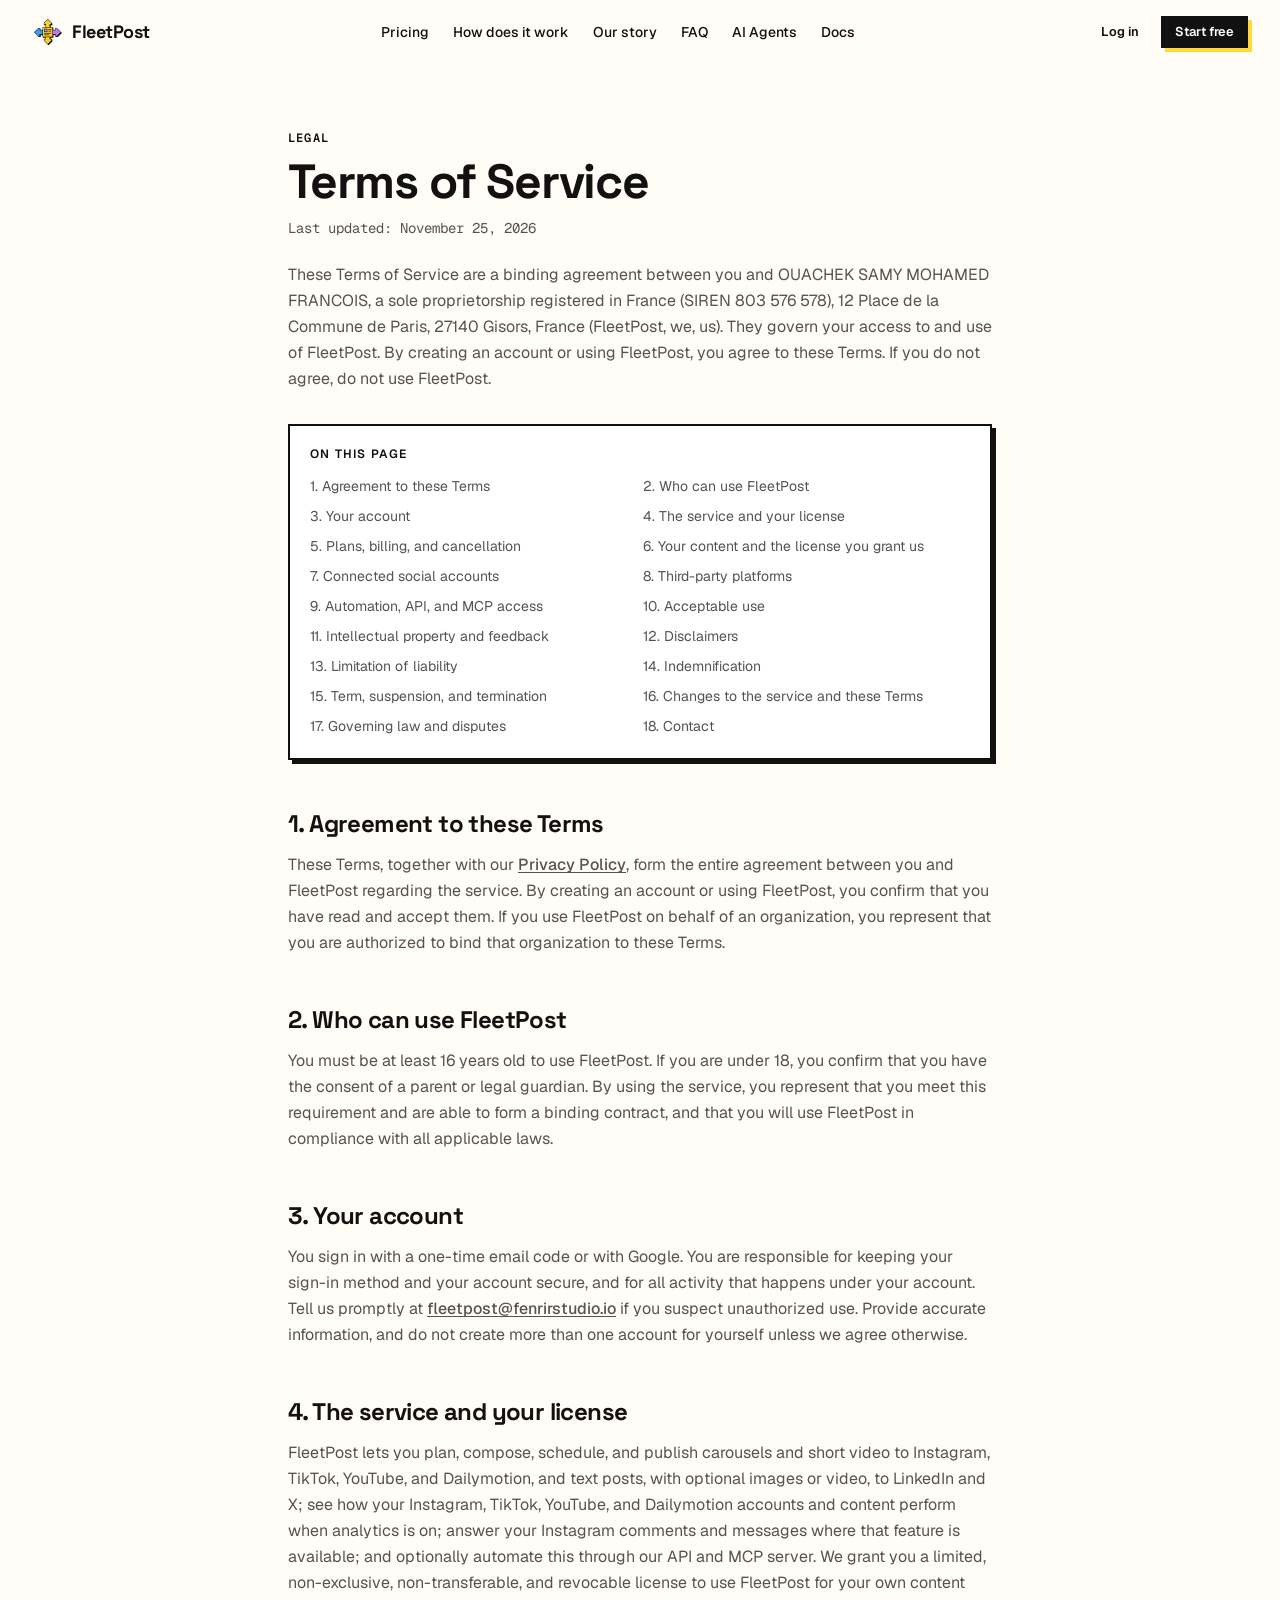
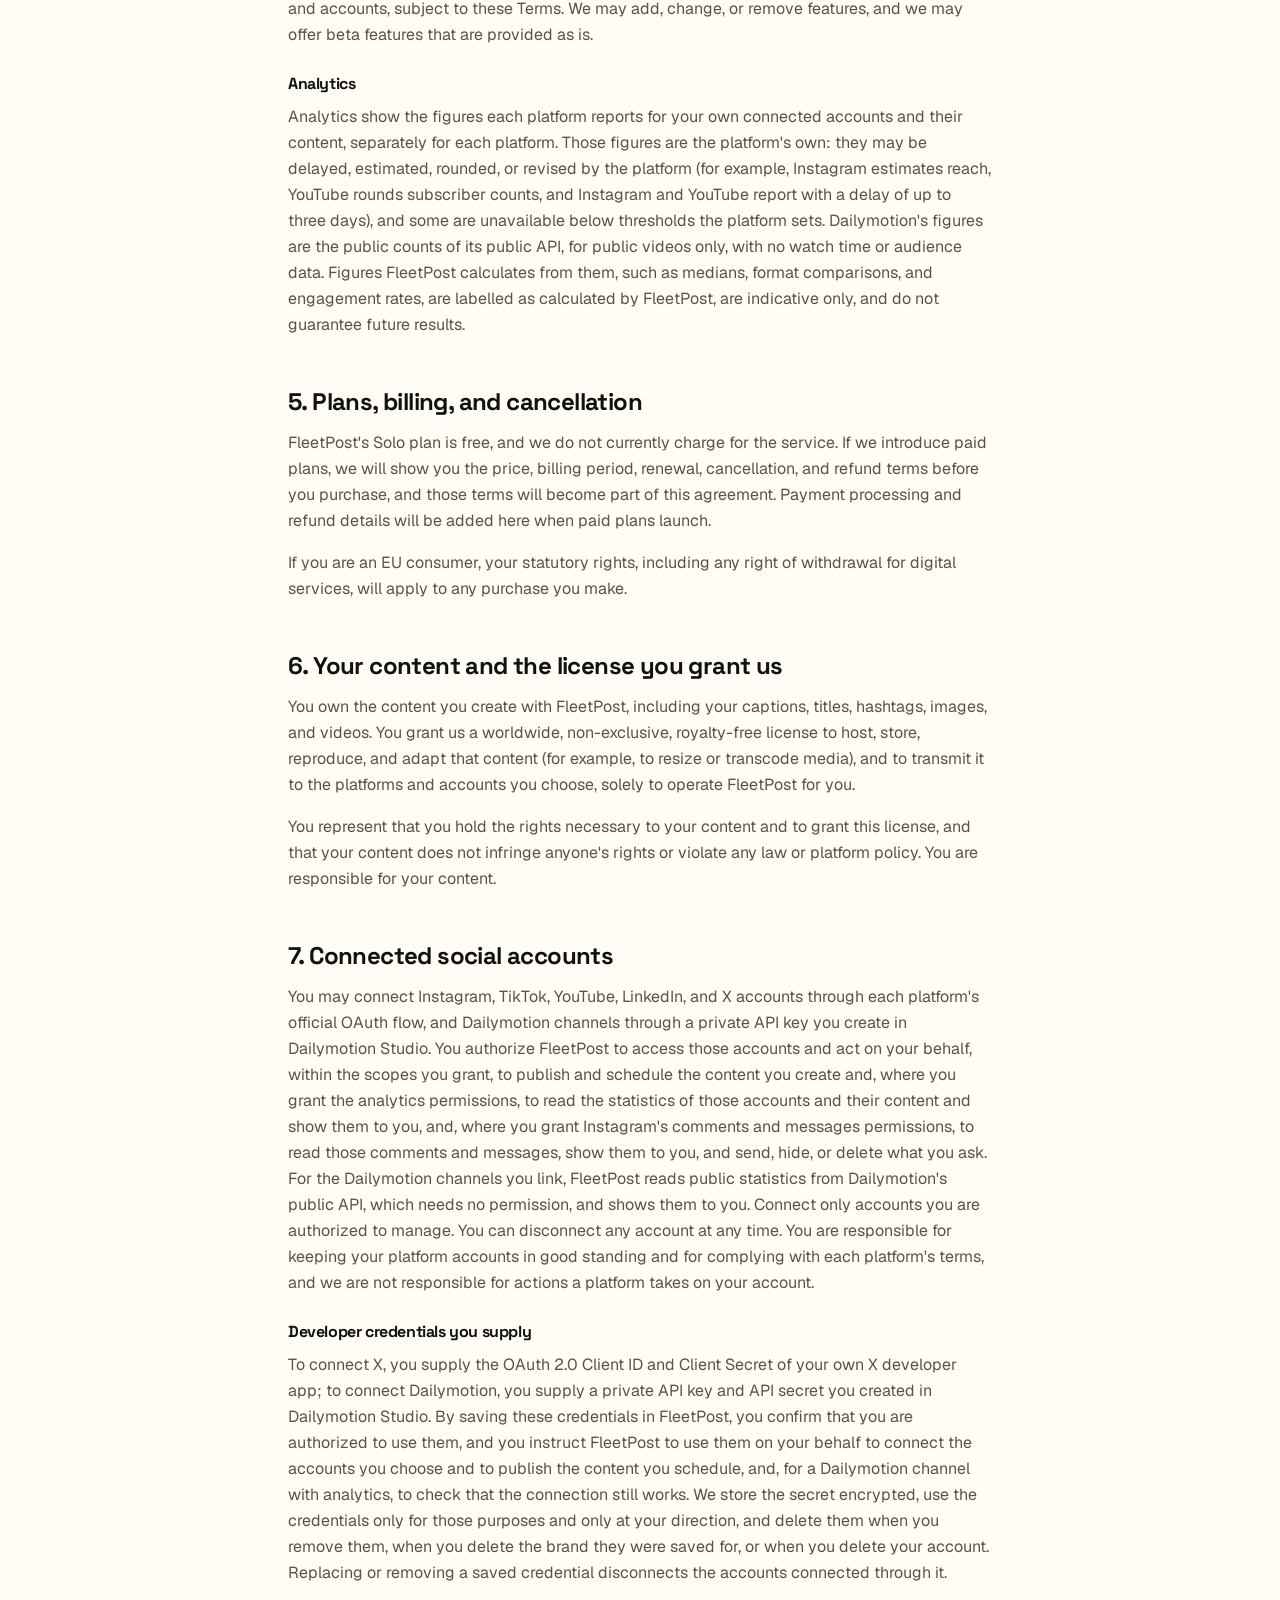
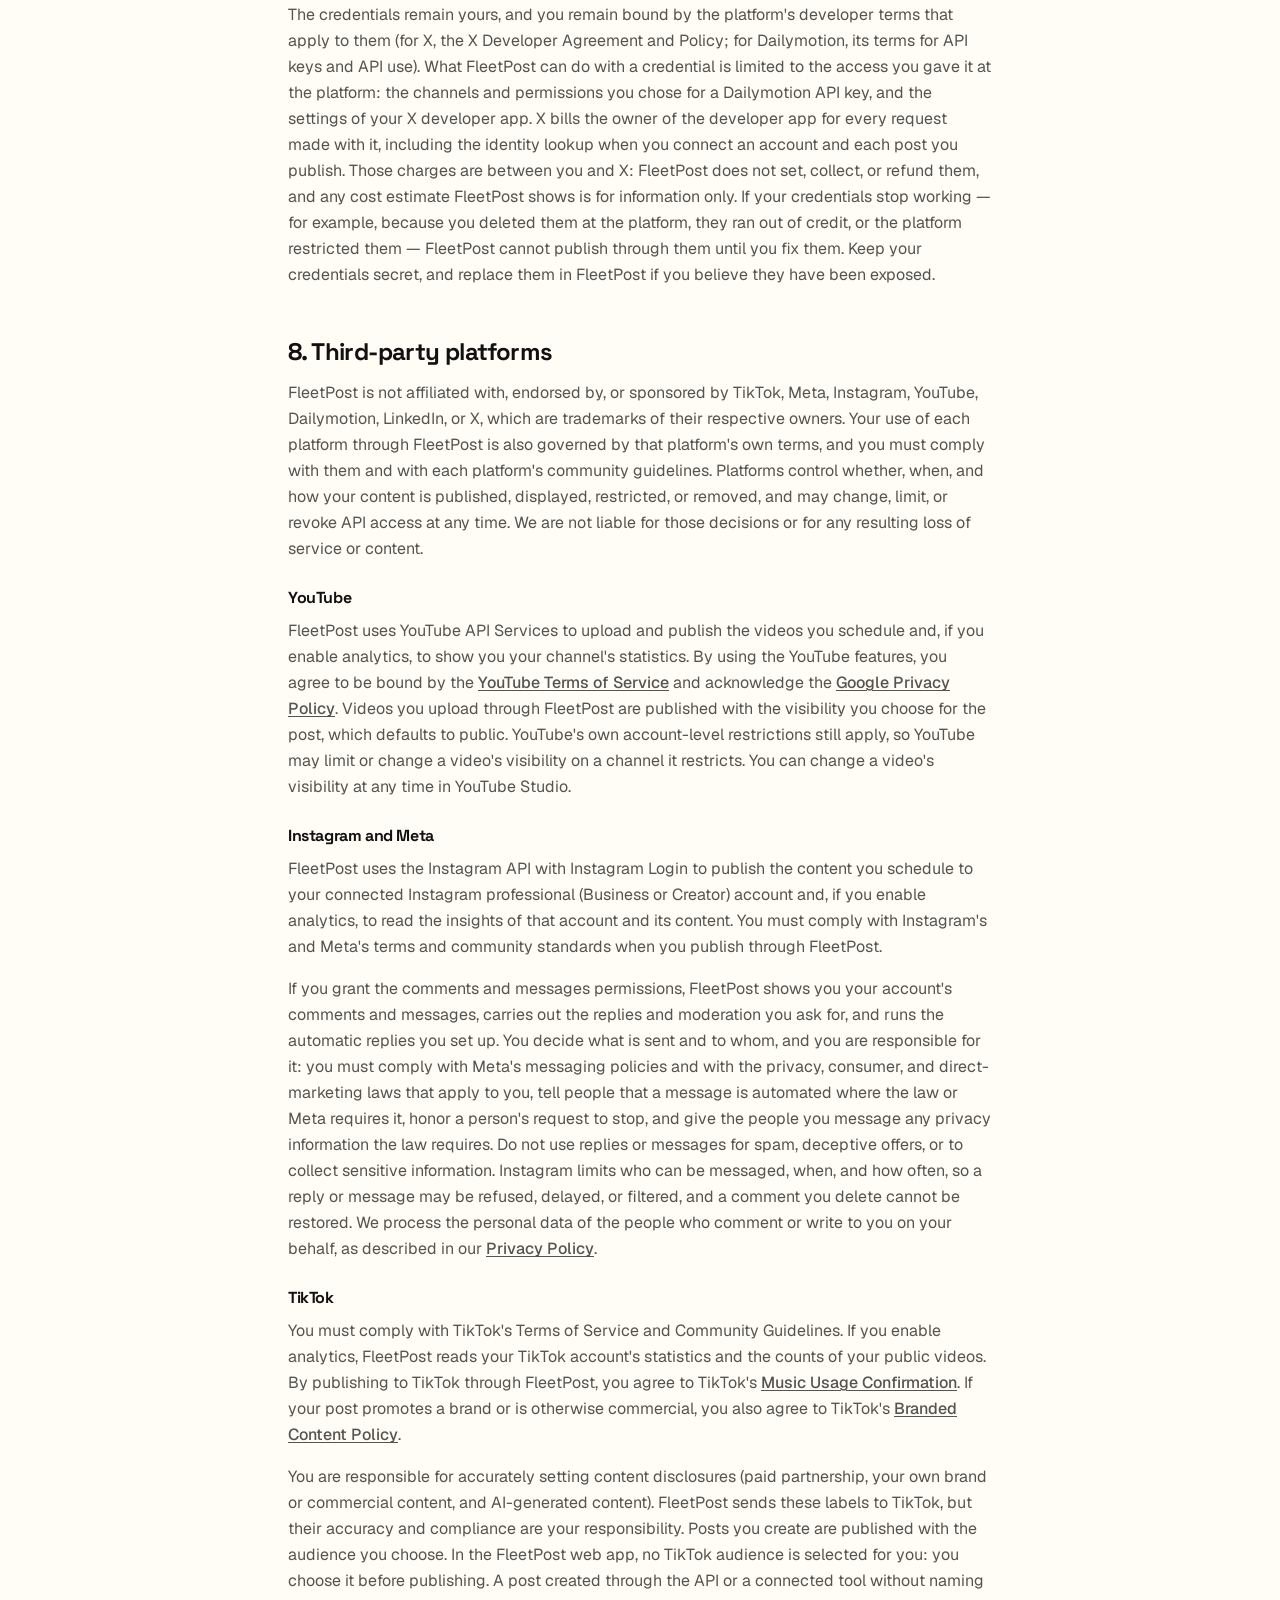
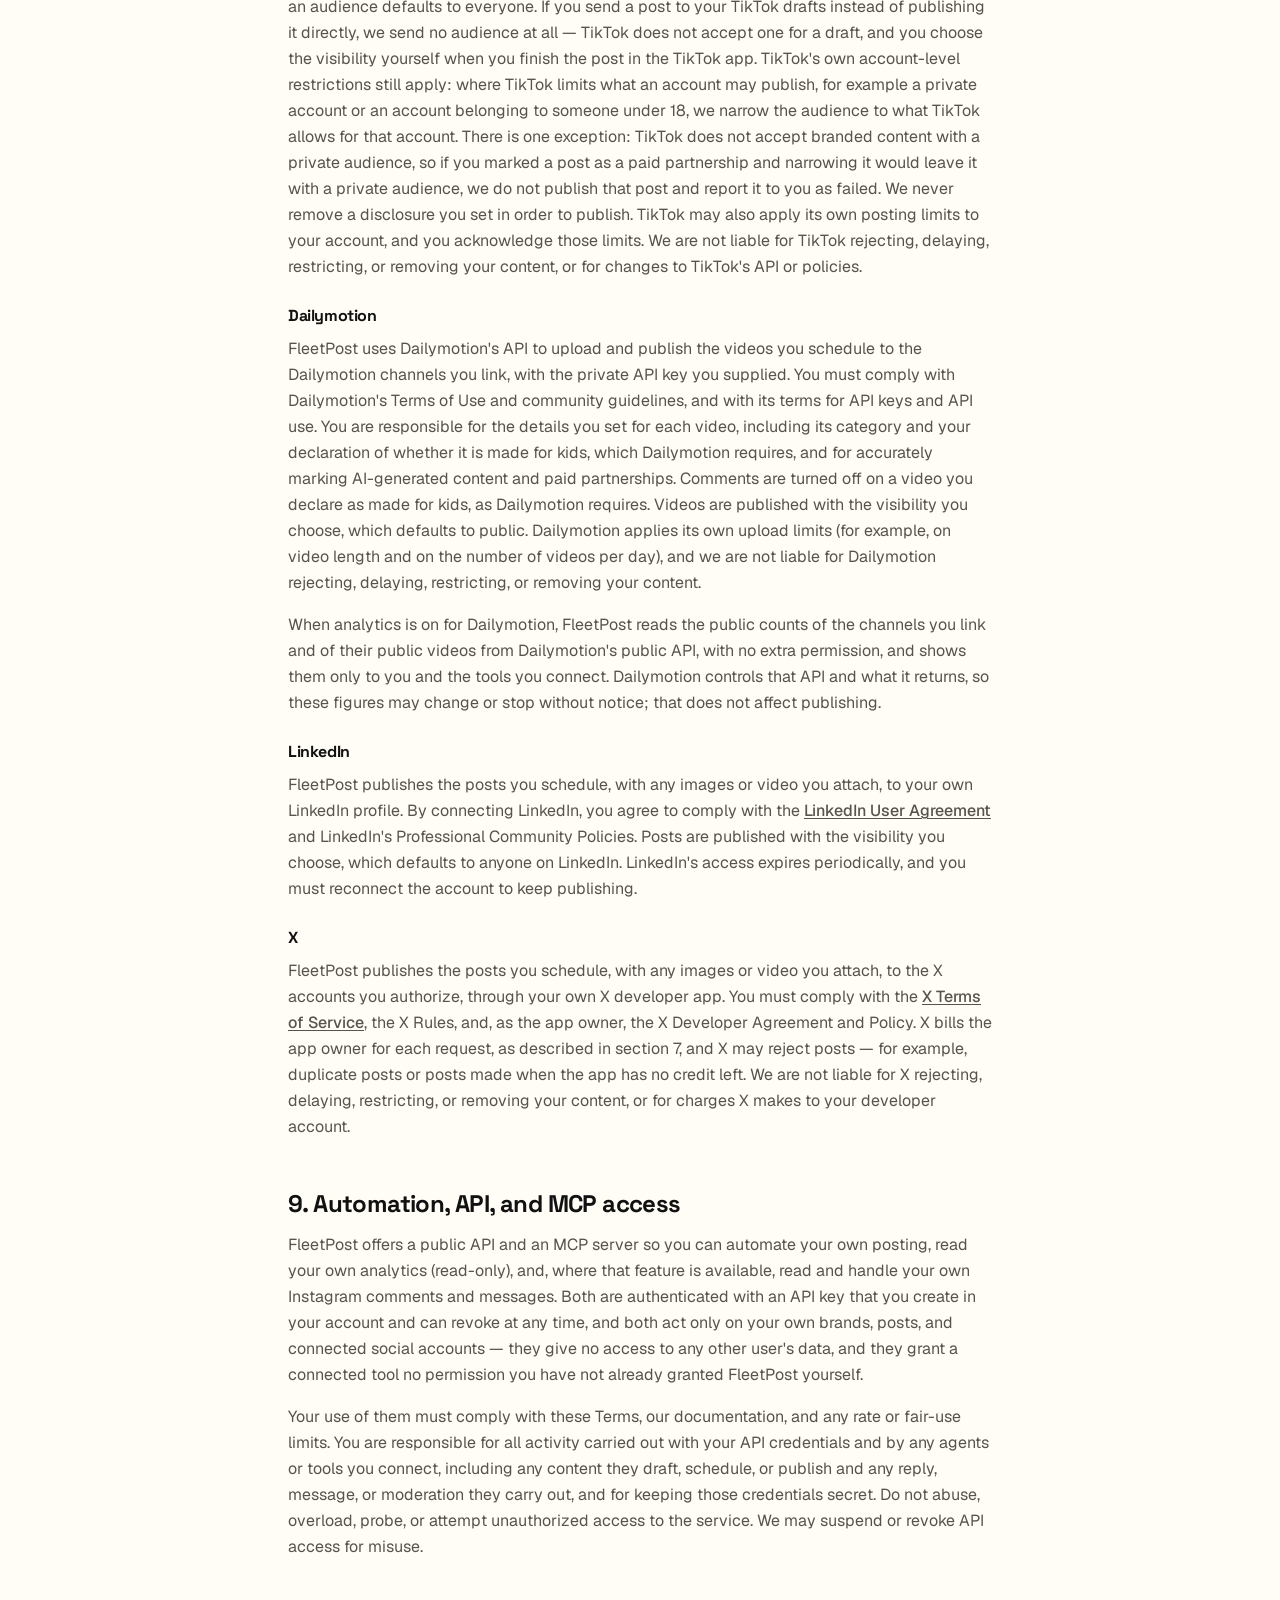
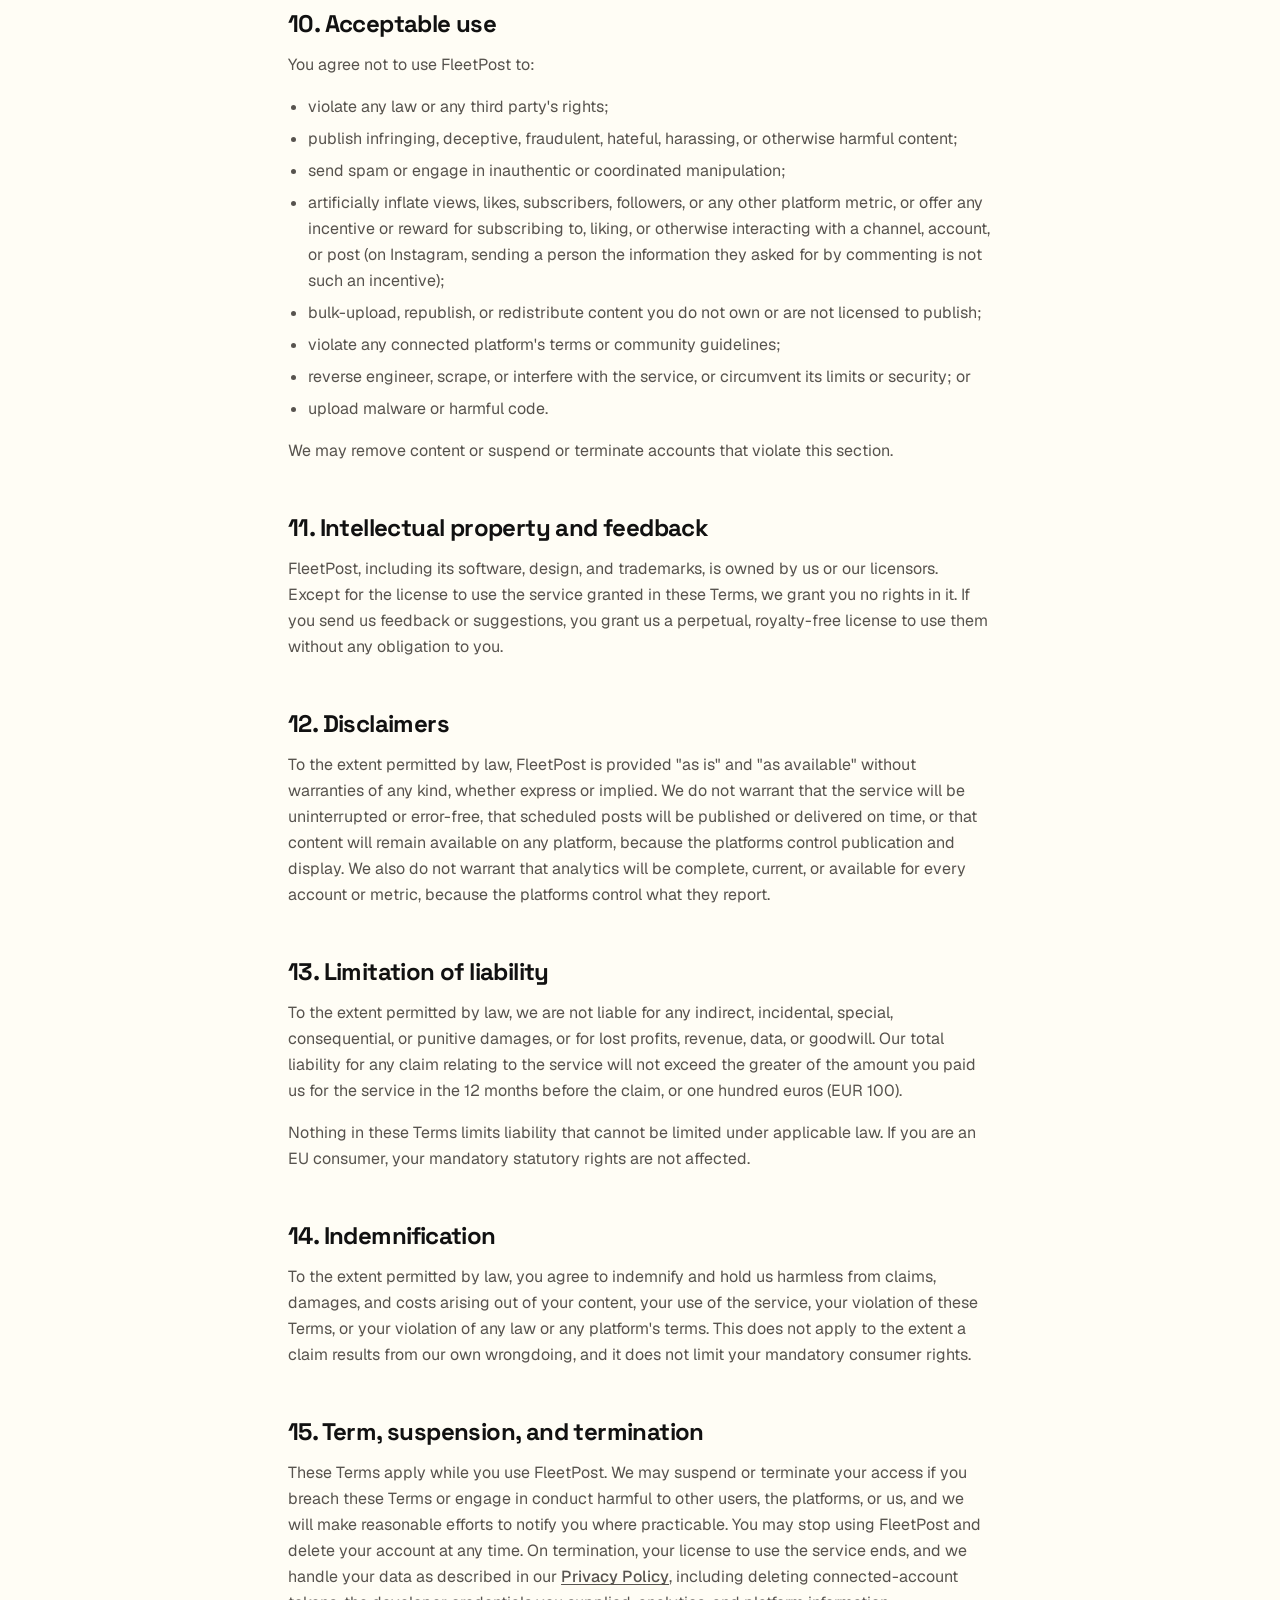
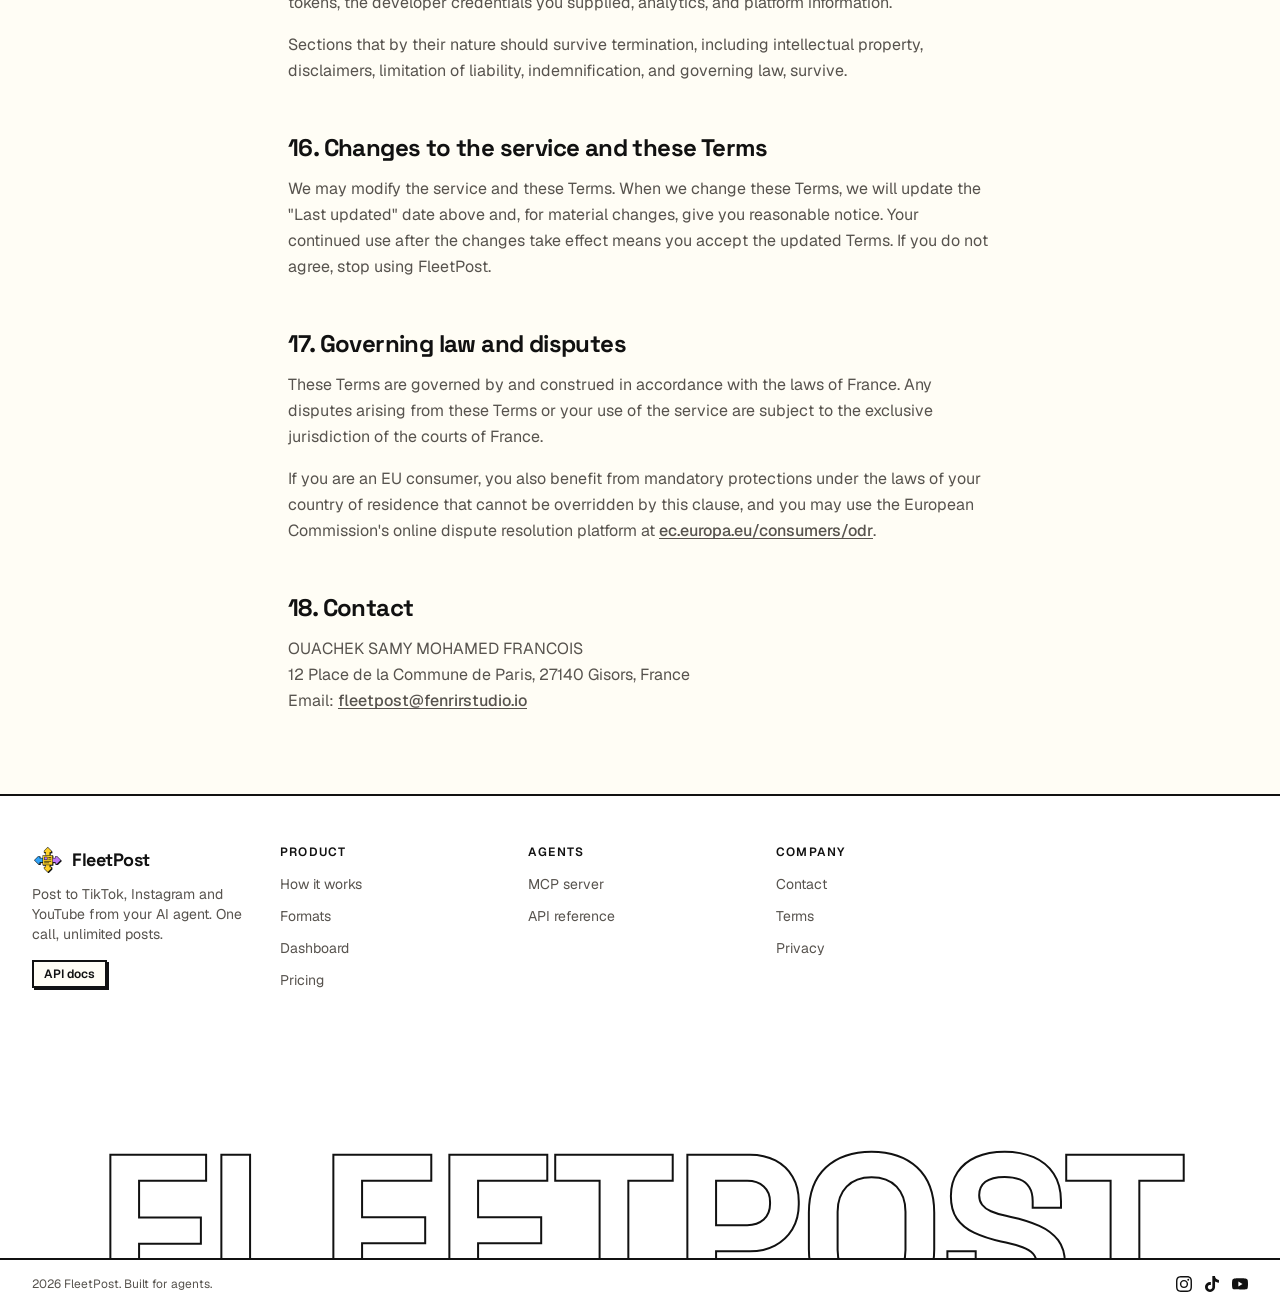
<file: terms/index.html>
<!doctype html>
<html lang="en">
  <head>
    <meta charset="UTF-8" />
    <link rel="icon" href="/favicons/favicon.ico" sizes="any" />
    <link rel="icon" type="image/png" sizes="32x32" href="/favicons/favicon-32x32.png" />
    <link rel="icon" type="image/png" sizes="16x16" href="/favicons/favicon-16x16.png" />
    <link rel="apple-touch-icon" sizes="180x180" href="/favicons/apple-touch-icon.png" />
    <link rel="manifest" href="/site.webmanifest" />
    <meta name="viewport" content="width=device-width, initial-scale=1.0" />
    <title>Terms of Service - FleetPost</title>
    <meta
      name="description"
      content="The terms that govern your use of FleetPost, including connecting your Instagram, TikTok, YouTube, Dailymotion, LinkedIn, and X accounts."
    />
    <script type="module" crossorigin src="/assets/terms-CG2VpNOx.js"></script>
    <link rel="modulepreload" crossorigin href="/assets/site-nav-8UxXhkFw.js">
    <link rel="modulepreload" crossorigin href="/assets/legal-layout-Cx6O5ue7.js">
    <link rel="stylesheet" crossorigin href="/assets/site-nav-BeaxGtgC.css">
  </head>
  <body>
    <div id="root"></div>
  </body>
</html>
</file>
